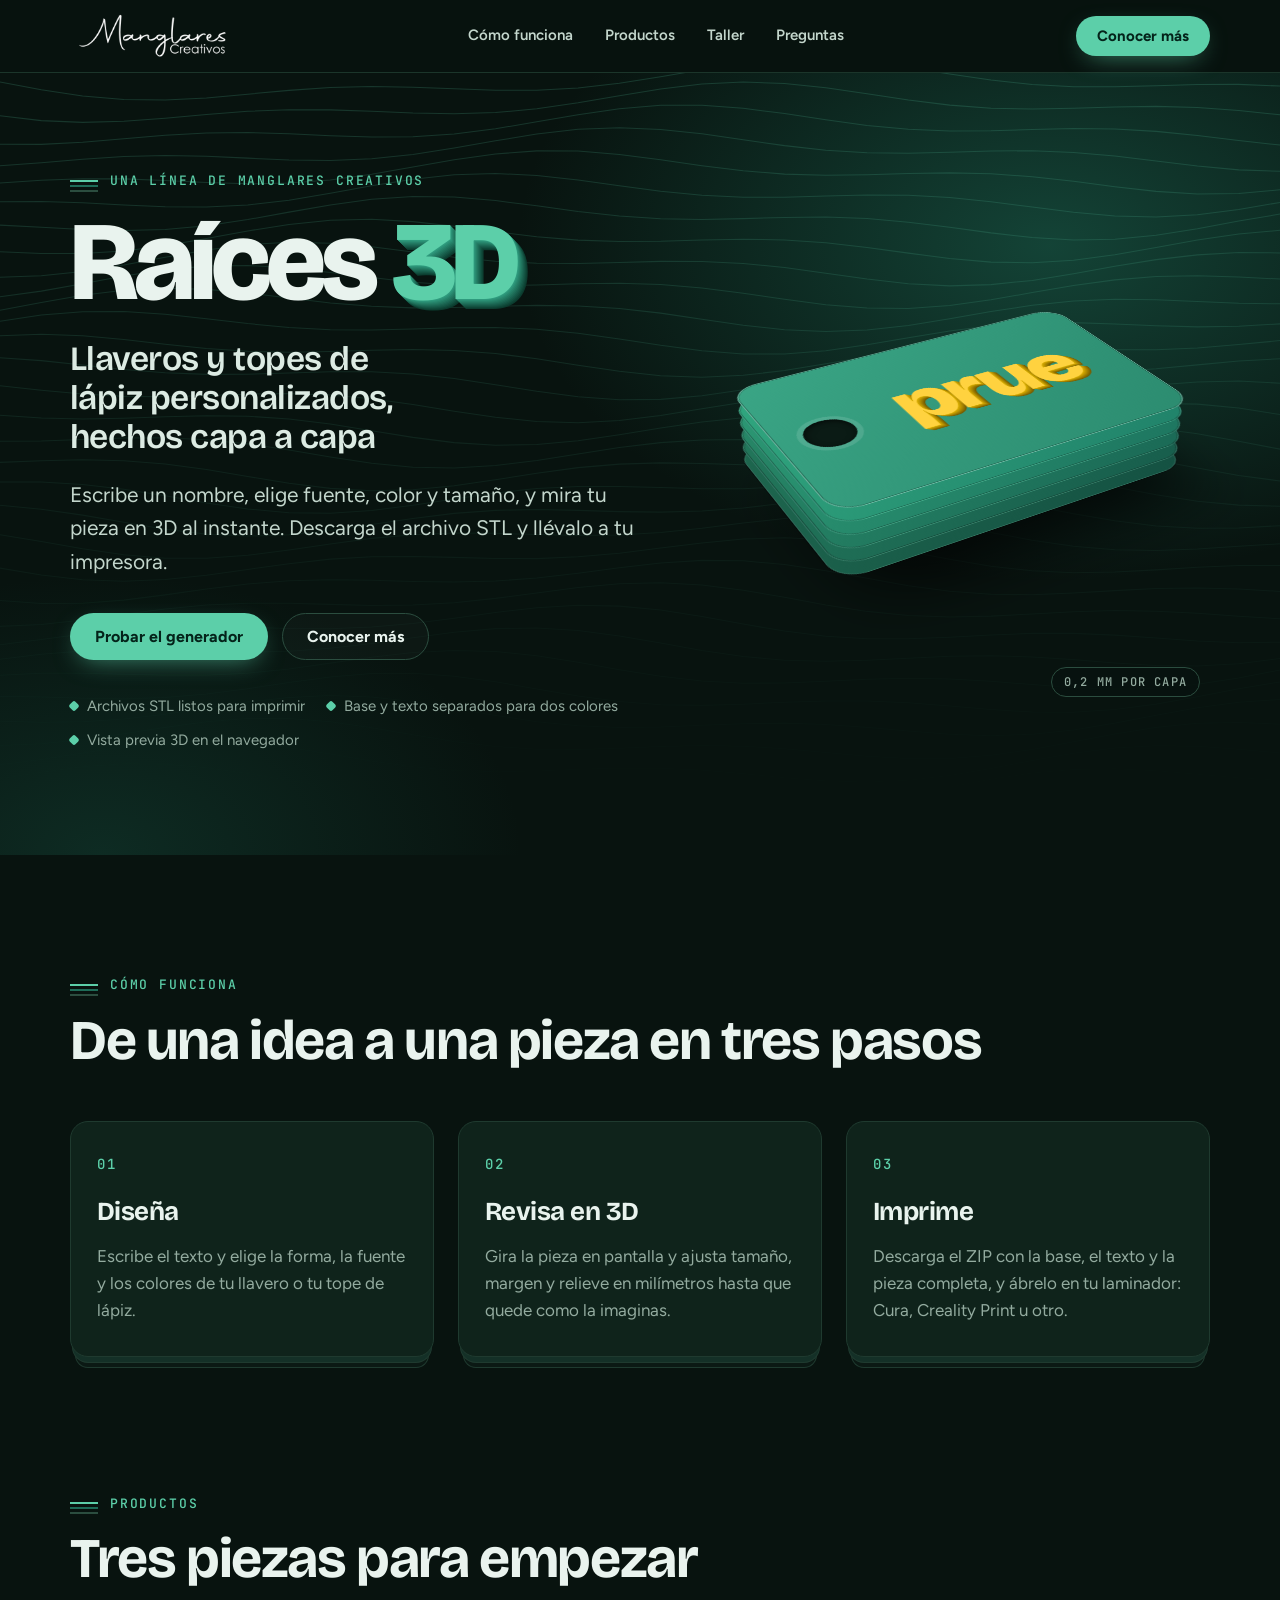
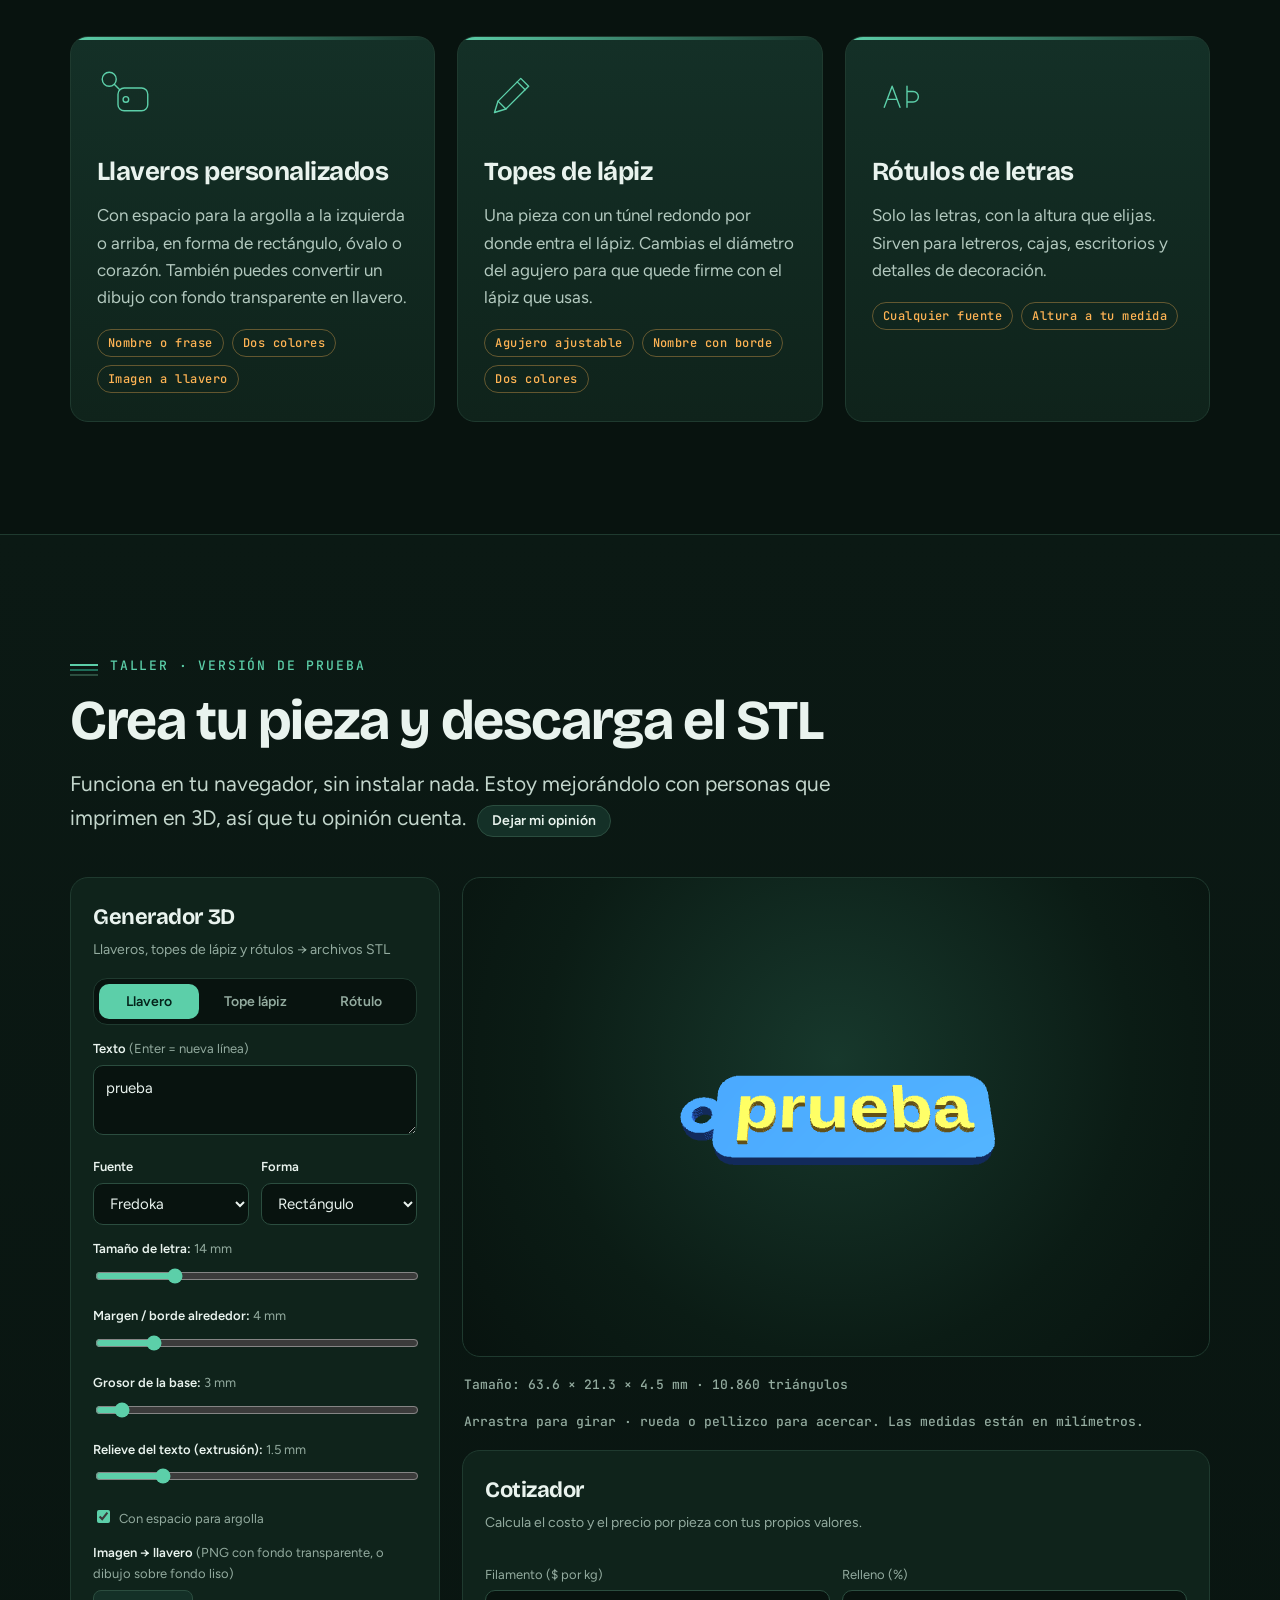
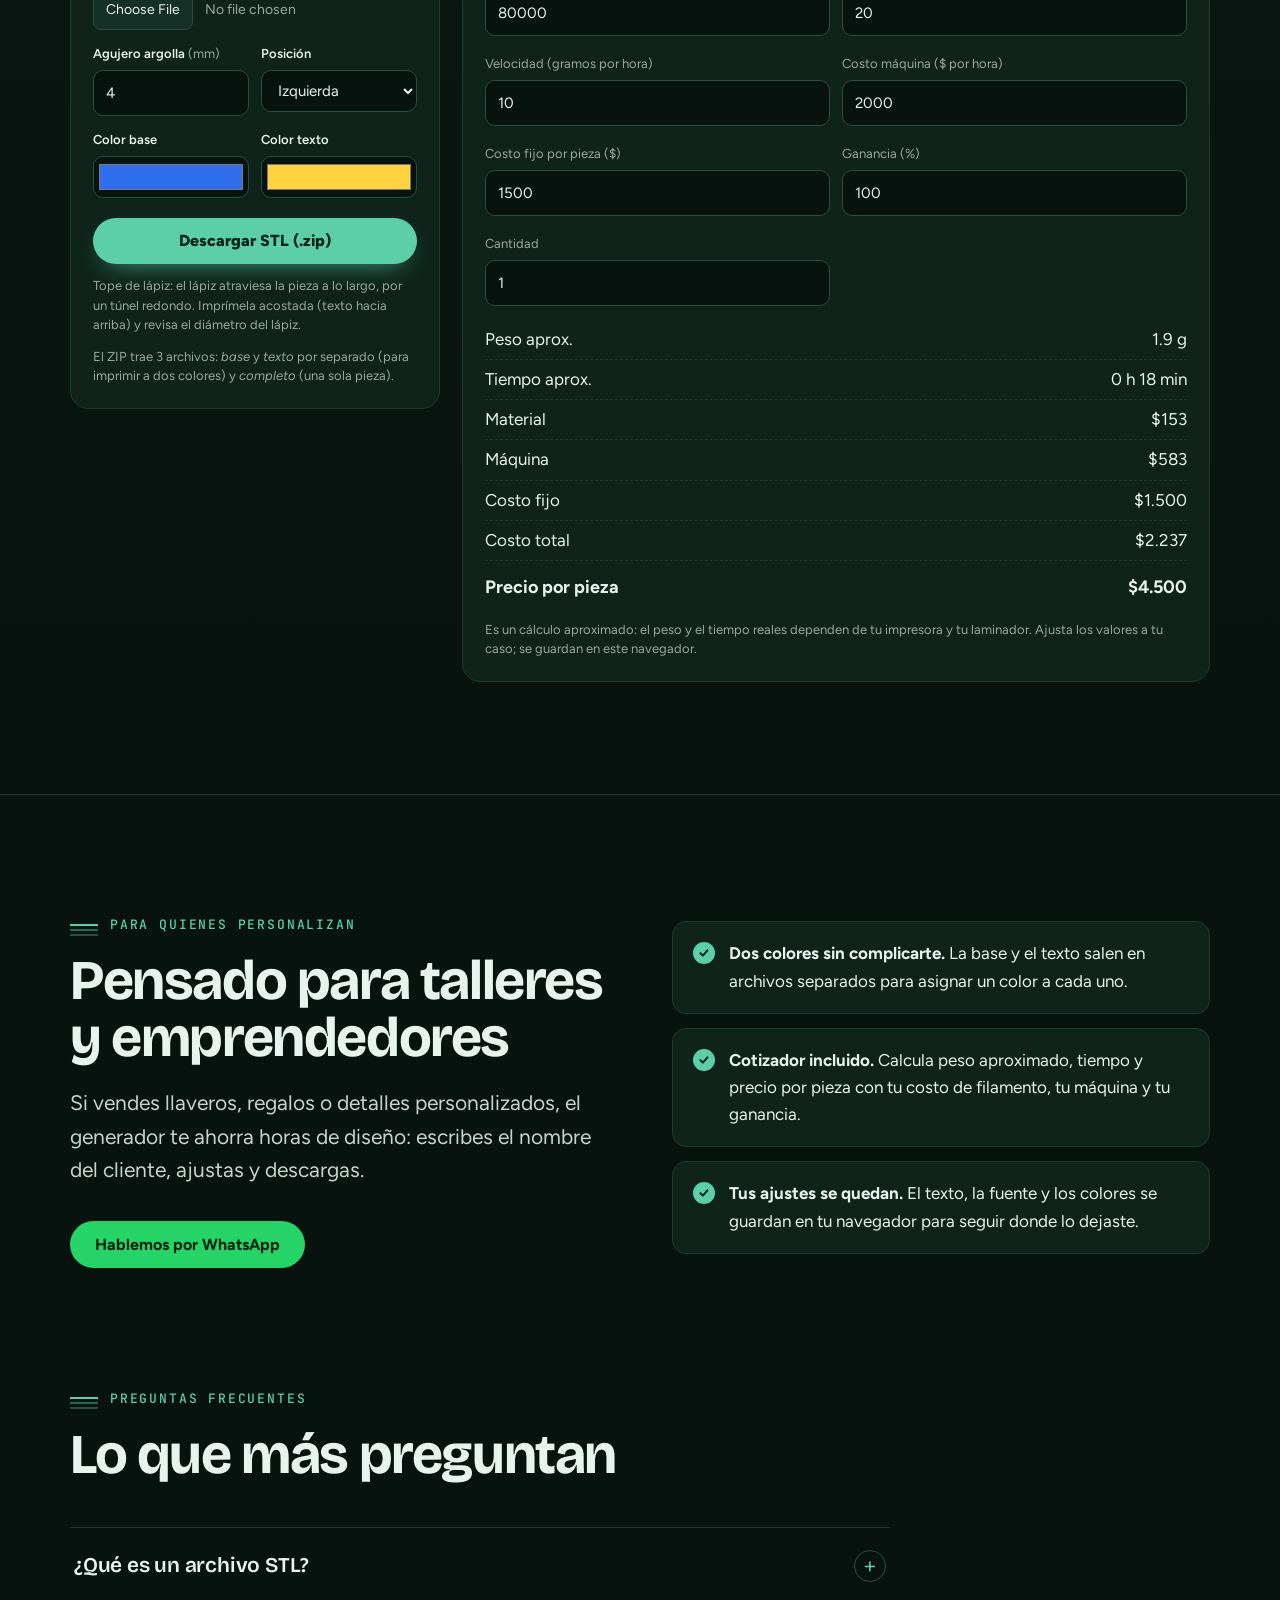
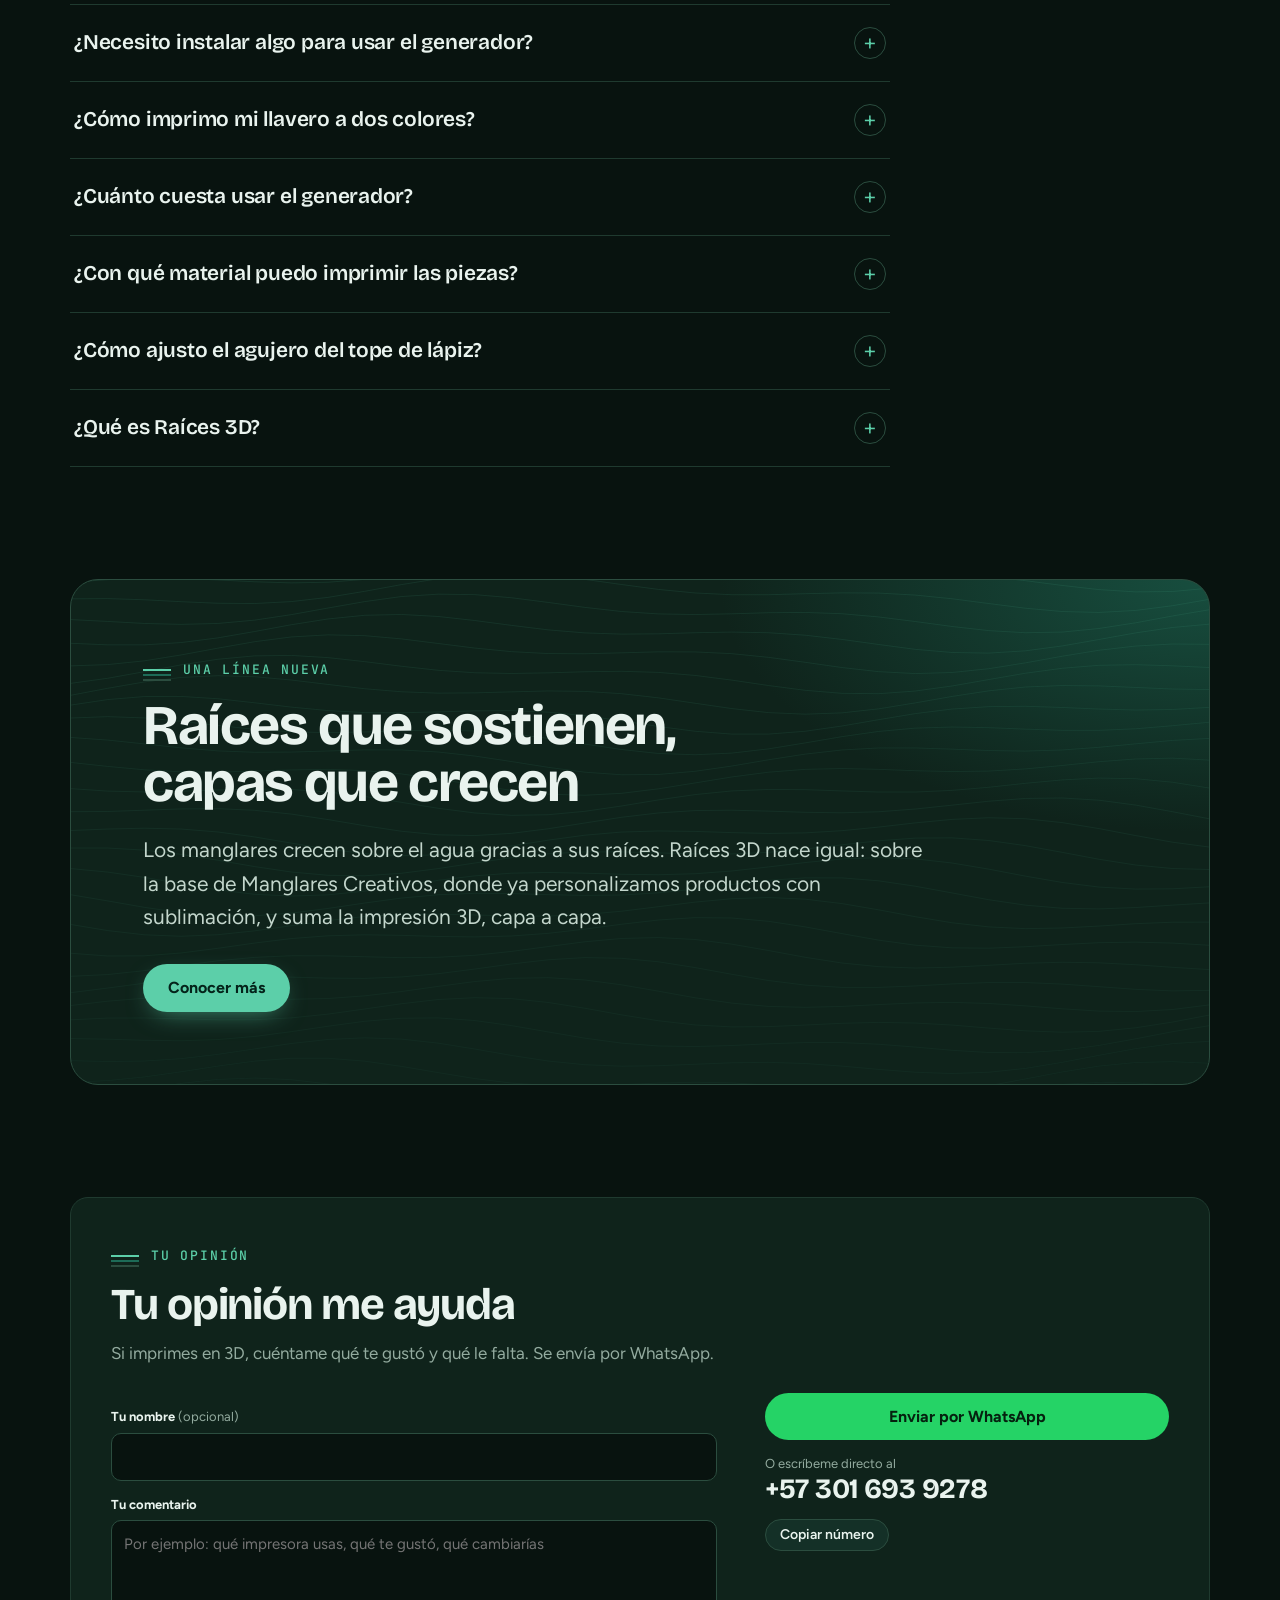
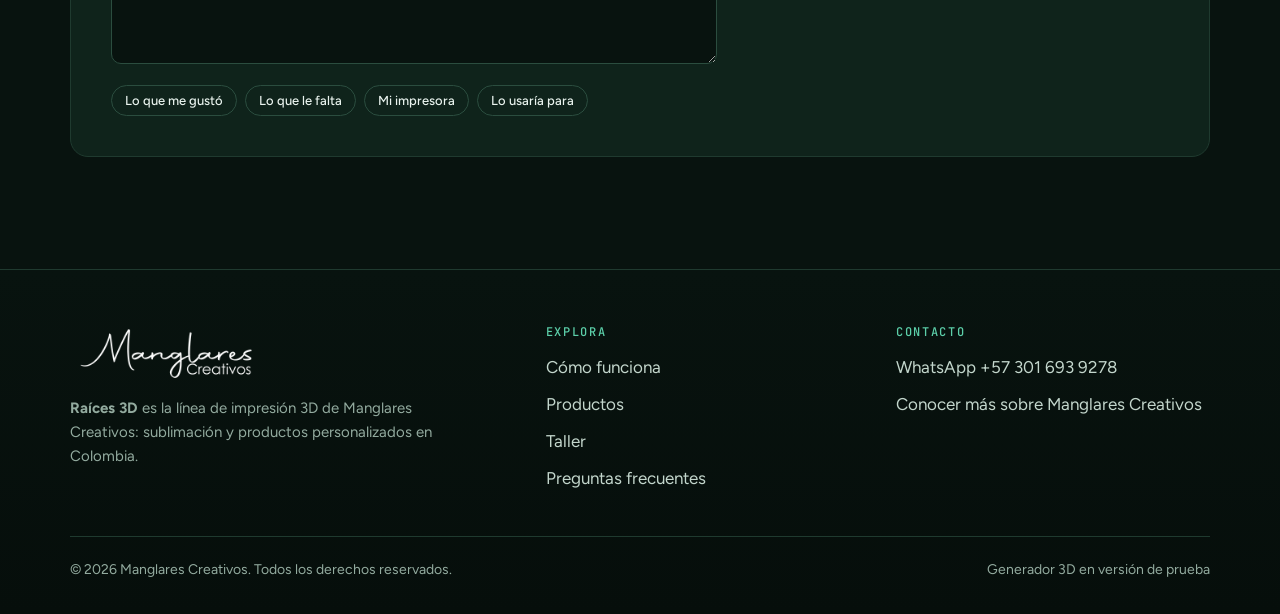
<file: index.html>
<!doctype html>
<html lang="es-CO">
<head>
<meta charset="utf-8">
<meta name="viewport" content="width=device-width, initial-scale=1, viewport-fit=cover">
<title>Raíces 3D · Llaveros y topes de lápiz personalizados en 3D</title>
<meta name="description" content="Crea llaveros y topes de lápiz personalizados en 3D: elige texto, fuente, color y tamaño y descarga el STL listo para imprimir. Una línea de Manglares Creativos.">
<link rel="canonical" href="https://raices3d.vercel.app/">
<meta name="robots" content="index, follow, max-image-preview:large, max-snippet:-1">
<meta name="author" content="Manglares Creativos">
<meta name="theme-color" content="#08130f">
<meta name="color-scheme" content="dark">
<meta name="format-detection" content="telephone=no">

<link rel="icon" href="img/favicon.svg" type="image/svg+xml">
<link rel="icon" href="img/favicon-32.png" sizes="32x32" type="image/png">
<link rel="apple-touch-icon" href="img/apple-touch-icon.png">
<link rel="manifest" href="site.webmanifest">

<meta property="og:type" content="website">
<meta property="og:locale" content="es_CO">
<meta property="og:site_name" content="Raíces 3D · Manglares Creativos">
<meta property="og:title" content="Raíces 3D · Llaveros y topes de lápiz personalizados en 3D">
<meta property="og:description" content="Elige texto, fuente, color y tamaño, mira tu pieza en 3D y descarga el STL listo para imprimir.">
<meta property="og:url" content="https://raices3d.vercel.app/">
<meta property="og:image" content="https://raices3d.vercel.app/img/og-image.jpg">
<meta property="og:image:width" content="1200">
<meta property="og:image:height" content="630">
<meta property="og:image:alt" content="Raíces 3D, una línea de Manglares Creativos: llaveros y topes de lápiz personalizados, hechos capa a capa">
<meta name="twitter:card" content="summary_large_image">
<meta name="twitter:title" content="Raíces 3D · Llaveros y topes de lápiz personalizados en 3D">
<meta name="twitter:description" content="Elige texto, fuente, color y tamaño, mira tu pieza en 3D y descarga el STL listo para imprimir.">
<meta name="twitter:image" content="https://raices3d.vercel.app/img/og-image.jpg">

<link rel="preconnect" href="https://fonts.googleapis.com">
<link rel="preconnect" href="https://fonts.gstatic.com" crossorigin>
<link rel="stylesheet" href="https://fonts.googleapis.com/css2?family=Bricolage+Grotesque:opsz,wght@12..96,500..800&family=Figtree:wght@400;500;600;700;800&family=JetBrains+Mono:wght@400;500&display=swap">
<link rel="stylesheet" href="css/styles.css">

<script type="application/ld+json">
{
  "@context": "https://schema.org",
  "@graph": [
    {
      "@type": "Organization",
      "@id": "https://manglarescreativos.vercel.app/#organization",
      "name": "Manglares Creativos",
      "url": "https://manglarescreativos.vercel.app/index.html",
      "logo": "https://raices3d.vercel.app/img/logo-negro.png",
      "description": "Taller de sublimación y productos personalizados en Colombia.",
      "areaServed": "CO",
      "contactPoint": {
        "@type": "ContactPoint",
        "telephone": "+57-301-693-9278",
        "contactType": "customer service",
        "availableLanguage": "es",
        "url": "https://wa.me/573016939278"
      }
    },
    {
      "@type": "WebSite",
      "@id": "https://raices3d.vercel.app/#website",
      "url": "https://raices3d.vercel.app/",
      "name": "Raíces 3D",
      "description": "Línea de impresión 3D de Manglares Creativos: llaveros y topes de lápiz personalizados.",
      "inLanguage": "es-CO",
      "publisher": { "@id": "https://manglarescreativos.vercel.app/#organization" }
    },
    {
      "@type": "WebApplication",
      "@id": "https://raices3d.vercel.app/#generador",
      "name": "Generador 3D de Raíces 3D",
      "url": "https://raices3d.vercel.app/#taller",
      "description": "Generador en el navegador de llaveros, topes de lápiz y rótulos personalizados. Elige texto, fuente, forma, colores y relieve, y descarga archivos STL listos para imprimir.",
      "applicationCategory": "DesignApplication",
      "operatingSystem": "Web",
      "browserRequirements": "Requiere un navegador moderno con WebGL",
      "inLanguage": "es",
      "isAccessibleForFree": true,
      "offers": { "@type": "Offer", "price": "0", "priceCurrency": "COP" },
      "creator": { "@id": "https://manglarescreativos.vercel.app/#organization" }
    },
    {
      "@type": "FAQPage",
      "mainEntity": [
        { "@type": "Question", "name": "¿Qué es un archivo STL?", "acceptedAnswer": { "@type": "Answer", "text": "Es el formato que entienden los programas de laminado, como Cura, Creality Print o PrusaSlicer, para preparar una pieza 3D. El generador lo crea por ti, en milímetros." } },
        { "@type": "Question", "name": "¿Necesito instalar algo para usar el generador?", "acceptedAnswer": { "@type": "Answer", "text": "No. Todo funciona en tu navegador, en un computador o en un celular reciente." } },
        { "@type": "Question", "name": "¿Cómo imprimo mi llavero a dos colores?", "acceptedAnswer": { "@type": "Answer", "text": "Descarga el ZIP, abre la base y el texto como piezas separadas en tu laminador y asigna un color a cada una. También incluye la pieza completa por si imprimes un solo color." } },
        { "@type": "Question", "name": "¿Cuánto cuesta usar el generador?", "acceptedAnswer": { "@type": "Answer", "text": "Mientras dure la versión de prueba puedes usarlo sin pagar. Si tienes opiniones, cuéntalas por WhatsApp." } },
        { "@type": "Question", "name": "¿Con qué material puedo imprimir las piezas?", "acceptedAnswer": { "@type": "Answer", "text": "El archivo no depende del material. Sirve para PLA, PETG y otros filamentos; revisa las temperaturas y ajustes que recomienda el fabricante de tu filamento." } },
        { "@type": "Question", "name": "¿Cómo ajusto el agujero del tope de lápiz?", "acceptedAnswer": { "@type": "Answer", "text": "En la pestaña Tope lápiz cambia el diámetro del agujero. El valor inicial es 7,8 mm. Mide tu lápiz y ajústalo para que entre con firmeza." } },
        { "@type": "Question", "name": "¿Qué es Raíces 3D?", "acceptedAnswer": { "@type": "Answer", "text": "Es la línea de impresión 3D de Manglares Creativos, un taller de sublimación y productos personalizados en Colombia." } }
      ]
    }
  ]
}
</script>
</head>
<body>
<a class="skip" href="#contenido">Saltar al contenido</a>

<header class="hdr">
  <div class="wrap">
    <a class="brand" href="index.html" aria-label="Raíces 3D, inicio"><img src="img/logo-blanco.png" alt="Manglares Creativos" width="480" height="138"></a>
    <nav class="nav" aria-label="Principal">
      <a href="#como-funciona">Cómo funciona</a>
      <a href="#productos">Productos</a>
      <a href="#taller">Taller</a>
      <a href="#preguntas">Preguntas</a>
    </nav>
    <a class="btn btn-primary" href="https://manglarescreativos.vercel.app/index.html" title="Conocer más sobre Manglares Creativos">Conocer más</a>
  </div>
</header>

<main id="contenido">

<section class="hero">
  <div class="wrap hero-grid">
    <div>
      <span class="eyebrow">Una línea de Manglares Creativos</span>
      <h1>
        <span class="h1-name">Raíces <span class="d3">3D</span></span>
        <span class="h1-sub">Llaveros y topes de lápiz personalizados, hechos capa a capa</span>
      </h1>
      <p class="lead">Escribe un nombre, elige fuente, color y tamaño, y mira tu pieza en 3D al instante. Descarga el archivo STL y llévalo a tu impresora.</p>
      <div class="cta-row">
        <a class="btn btn-primary" href="#taller">Probar el generador</a>
        <a class="btn btn-ghost" href="https://manglarescreativos.vercel.app/index.html" title="Conocer más sobre Manglares Creativos">Conocer más</a>
      </div>
      <ul class="chips-hero">
        <li>Archivos STL listos para imprimir</li>
        <li>Base y texto separados para dos colores</li>
        <li>Vista previa 3D en el navegador</li>
      </ul>
    </div>
    <div class="scene" aria-hidden="true">
      <div class="stack"><i style="--n:0"></i><i style="--n:1"></i><i style="--n:2"></i><i style="--n:3"></i><i style="--n:4"></i><i style="--n:5"></i><b>prue</b></div>
      <span class="scene-tag">0,2 mm por capa</span>
    </div>
  </div>
</section>

<section class="section" id="como-funciona">
  <div class="wrap">
    <span class="eyebrow">Cómo funciona</span>
    <h2 class="h2">De una idea a una pieza en tres pasos</h2>
    <ol class="steps">
      <li><span class="step-n">01</span><h3>Diseña</h3><p>Escribe el texto y elige la forma, la fuente y los colores de tu llavero o tu tope de lápiz.</p></li>
      <li><span class="step-n">02</span><h3>Revisa en 3D</h3><p>Gira la pieza en pantalla y ajusta tamaño, margen y relieve en milímetros hasta que quede como la imaginas.</p></li>
      <li><span class="step-n">03</span><h3>Imprime</h3><p>Descarga el ZIP con la base, el texto y la pieza completa, y ábrelo en tu laminador: Cura, Creality Print u otro.</p></li>
    </ol>
  </div>
</section>

<section class="section" id="productos" style="padding-top:0">
  <div class="wrap">
    <span class="eyebrow">Productos</span>
    <h2 class="h2">Tres piezas para empezar</h2>
    <div class="prod-grid">
      <article class="prod">
        <svg viewBox="0 0 64 64" aria-hidden="true"><circle cx="14" cy="14" r="8"/><path d="M20 20l6 6"/><rect x="24" y="24" width="34" height="26" rx="7"/><circle cx="33" cy="37" r="3.2"/></svg>
        <h3>Llaveros personalizados</h3>
        <p>Con espacio para la argolla a la izquierda o arriba, en forma de rectángulo, óvalo o corazón. También puedes convertir un dibujo con fondo transparente en llavero.</p>
        <ul class="tags"><li>Nombre o frase</li><li>Dos colores</li><li>Imagen a llavero</li></ul>
      </article>
      <article class="prod">
        <svg viewBox="0 0 64 64" aria-hidden="true"><path d="M12 52l4-13 26-26 9 9-26 26z"/><path d="M38 17l9 9"/><path d="M16 39l9 9"/></svg>
        <h3>Topes de lápiz</h3>
        <p>Una pieza con un túnel redondo por donde entra el lápiz. Cambias el diámetro del agujero para que quede firme con el lápiz que usas.</p>
        <ul class="tags"><li>Agujero ajustable</li><li>Nombre con borde</li><li>Dos colores</li></ul>
      </article>
      <article class="prod">
        <svg viewBox="0 0 64 64" aria-hidden="true"><path d="M14 46l9-24 9 24M17.5 37h11"/><path d="M40 46V22M40 28h7a6 6 0 0 1 0 12h-7"/></svg>
        <h3>Rótulos de letras</h3>
        <p>Solo las letras, con la altura que elijas. Sirven para letreros, cajas, escritorios y detalles de decoración.</p>
        <ul class="tags"><li>Cualquier fuente</li><li>Altura a tu medida</li></ul>
      </article>
    </div>
  </div>
</section>

<section class="section taller" id="taller">
  <div class="wrap">
    <span class="eyebrow">Taller · versión de prueba</span>
    <h2 class="h2">Crea tu pieza y descarga el STL</h2>
    <p class="lead" style="margin-top:18px">Funciona en tu navegador, sin instalar nada. Estoy mejorándolo con personas que imprimen en 3D, así que tu opinión cuenta. <button class="mini" id="goFb" type="button" style="margin:0 0 0 6px">Dejar mi opinión</button></p>
    <noscript><p class="note">El generador necesita JavaScript activado en tu navegador.</p></noscript>

    <div class="taller-grid">
      <div class="panel">
        <h3>Generador 3D</h3>
        <p class="sub">Llaveros, topes de lápiz y rótulos → archivos STL</p>
        <div class="seg" id="tipo" role="group" aria-label="Tipo de pieza"><button type="button" data-v="llavero" class="on">Llavero</button><button type="button" data-v="tope">Tope lápiz</button><button type="button" data-v="rotulo">Rótulo</button></div>
        <label for="texto"><b>Texto</b> (Enter = nueva línea)</label>
        <textarea id="texto" rows="2">prueba</textarea>
        <div class="row">
          <div><label for="fuente"><b>Fuente</b></label><select id="fuente"></select></div>
          <div><label for="forma"><b>Forma</b></label><select id="forma"><option value="rect">Rectángulo</option><option value="ovalo">Óvalo</option><option value="corazon">Corazón</option></select></div>
        </div>
        <label for="size"><b>Tamaño de letra:</b> <span id="v_size">14</span> mm</label>
        <input type="range" id="size" min="6" max="40" step="1" value="14">
        <div id="g_pad"><label for="pad"><b>Margen / borde alrededor:</b> <span id="v_pad">4</span> mm</label>
        <input type="range" id="pad" min="2" max="14" step="0.5" value="4"></div>
        <label for="th"><b id="lbl_th">Grosor de la base:</b> <span id="v_th">3</span> mm</label>
        <input type="range" id="th" min="1.2" max="30" step="0.2" value="3">
        <div id="g_rel"><label for="rel"><b>Relieve del texto (extrusión):</b> <span id="v_rel">1.5</span> mm</label>
        <input type="range" id="rel" min="0.4" max="6" step="0.1" value="1.5"></div>
        <div id="g_llavero">
          <label><input type="checkbox" id="arg" checked> Con espacio para argolla</label>
          <label for="img"><b>Imagen → llavero</b> (PNG con fondo transparente, o dibujo sobre fondo liso)</label>
          <input type="file" id="img" accept="image/*">
          <div id="g_img" class="hide">
            <label for="iw"><b>Ancho:</b> <span id="v_iw">40</span> mm</label><input type="range" id="iw" min="15" max="100" step="1" value="40">
            <label for="ut"><b>Detalle en relieve (umbral):</b> <span id="v_ut">110</span></label><input type="range" id="ut" min="20" max="235" step="5" value="110">
            <label><input type="checkbox" id="inv"> Invertir (resaltar zonas claras)</label>
            <button type="button" class="mini" id="noimg">Quitar imagen</button>
          </div>
          <div class="row">
            <div><label for="hk"><b>Agujero argolla</b> (mm)</label><input type="number" id="hk" value="4" min="2" max="10" step="0.5"></div>
            <div><label for="rpos"><b>Posición</b></label><select id="rpos"><option value="izq">Izquierda</option><option value="arr">Arriba</option></select></div>
          </div>
        </div>
        <div id="g_tope" class="hide">
          <div class="row">
            <div><label for="hp"><b>Agujero lápiz</b> (mm)</label><input type="number" id="hp" value="7.8" min="5" max="14" step="0.1"></div>
          </div>
        </div>
        <div class="row">
          <div><label for="c1"><b>Color base</b></label><input type="color" id="c1" value="#2f6fed"></div>
          <div><label for="c2"><b>Color texto</b></label><input type="color" id="c2" value="#ffd23f"></div>
        </div>
        <button type="button" class="dl" id="dl" disabled>Descargar STL (.zip)</button>
        <p class="note">Tope de lápiz: el lápiz atraviesa la pieza a lo largo, por un túnel redondo. Imprímela acostada (texto hacia arriba) y revisa el diámetro del lápiz.</p>
        <p class="note">El ZIP trae 3 archivos: <i>base</i> y <i>texto</i> por separado (para imprimir a dos colores) y <i>completo</i> (una sola pieza).</p>
      </div>

      <div class="taller-right">
        <canvas id="view" role="img" aria-label="Vista previa 3D de tu pieza. Arrastra para girarla."></canvas>
        <div class="info" id="info" aria-live="polite">Cargando el taller…</div>
        <div class="info">Arrastra para girar · rueda o pellizco para acercar. Las medidas están en milímetros.</div>
        <div class="panel">
          <h3>Cotizador</h3>
          <p class="sub">Calcula el costo y el precio por pieza con tus propios valores.</p>
          <div class="row">
            <div><label for="q_kg">Filamento ($ por kg)</label><input type="number" id="q_kg" value="80000" min="0"></div>
            <div><label for="q_inf">Relleno (%)</label><input type="number" id="q_inf" value="20" min="0" max="100"></div>
            <div><label for="q_gh">Velocidad (gramos por hora)</label><input type="number" id="q_gh" value="10" min="1" step="0.5"></div>
            <div><label for="q_mh">Costo máquina ($ por hora)</label><input type="number" id="q_mh" value="2000" min="0"></div>
            <div><label for="q_fix">Costo fijo por pieza ($)</label><input type="number" id="q_fix" value="1500" min="0"></div>
            <div><label for="q_mg">Ganancia (%)</label><input type="number" id="q_mg" value="100" min="0"></div>
            <div><label for="q_qty">Cantidad</label><input type="number" id="q_qty" value="1" min="1"></div>
          </div>
          <div id="q_out" style="margin-top:14px"></div>
          <p class="note">Es un cálculo aproximado: el peso y el tiempo reales dependen de tu impresora y tu laminador. Ajusta los valores a tu caso; se guardan en este navegador.</p>
        </div>
      </div>
    </div>
  </div>
</section>

<section class="section" id="talleres">
  <div class="wrap split">
    <div>
      <span class="eyebrow">Para quienes personalizan</span>
      <h2 class="h2">Pensado para talleres y emprendedores</h2>
      <p class="lead" style="margin-top:20px">Si vendes llaveros, regalos o detalles personalizados, el generador te ahorra horas de diseño: escribes el nombre del cliente, ajustas y descargas.</p>
      <div class="cta-row">
        <a class="btn btn-wa" id="wa-talleres" href="https://wa.me/573016939278?text=Hola%2C%20quiero%20saber%20m%C3%A1s%20sobre%20Ra%C3%ADces%203D." target="_blank" rel="noopener">Hablemos por WhatsApp</a>
      </div>
    </div>
    <ul class="ticks">
      <li><span><b>Dos colores sin complicarte.</b> La base y el texto salen en archivos separados para asignar un color a cada uno.</span></li>
      <li><span><b>Cotizador incluido.</b> Calcula peso aproximado, tiempo y precio por pieza con tu costo de filamento, tu máquina y tu ganancia.</span></li>
      <li><span><b>Tus ajustes se quedan.</b> El texto, la fuente y los colores se guardan en tu navegador para seguir donde lo dejaste.</span></li>
    </ul>
  </div>
</section>

<section class="section" id="preguntas" style="padding-top:0">
  <div class="wrap">
    <span class="eyebrow">Preguntas frecuentes</span>
    <h2 class="h2">Lo que más preguntan</h2>
    <div class="faq">
      <details><summary>¿Qué es un archivo STL?</summary><div class="ans">Es el formato que entienden los programas de laminado, como Cura, Creality Print o PrusaSlicer, para preparar una pieza 3D. El generador lo crea por ti, en milímetros.</div></details>
      <details><summary>¿Necesito instalar algo para usar el generador?</summary><div class="ans">No. Todo funciona en tu navegador, en un computador o en un celular reciente.</div></details>
      <details><summary>¿Cómo imprimo mi llavero a dos colores?</summary><div class="ans">Descarga el ZIP, abre la base y el texto como piezas separadas en tu laminador y asigna un color a cada una. También incluye la pieza completa por si imprimes un solo color.</div></details>
      <details><summary>¿Cuánto cuesta usar el generador?</summary><div class="ans">Mientras dure la versión de prueba puedes usarlo sin pagar. Si tienes opiniones, cuéntalas por WhatsApp.</div></details>
      <details><summary>¿Con qué material puedo imprimir las piezas?</summary><div class="ans">El archivo no depende del material. Sirve para PLA, PETG y otros filamentos; revisa las temperaturas y ajustes que recomienda el fabricante de tu filamento.</div></details>
      <details><summary>¿Cómo ajusto el agujero del tope de lápiz?</summary><div class="ans">En la pestaña Tope lápiz cambia el diámetro del agujero. El valor inicial es 7,8 mm. Mide tu lápiz y ajústalo para que entre con firmeza.</div></details>
      <details><summary>¿Qué es Raíces 3D?</summary><div class="ans">Es la línea de impresión 3D de Manglares Creativos, un taller de sublimación y productos personalizados en Colombia.</div></details>
    </div>
  </div>
</section>

<section class="section" id="nosotros" style="padding-top:0">
  <div class="wrap">
    <div class="about">
      <span class="eyebrow">Una línea nueva</span>
      <h2 class="h2">Raíces que sostienen, capas que crecen</h2>
      <p class="lead">Los manglares crecen sobre el agua gracias a sus raíces. Raíces 3D nace igual: sobre la base de Manglares Creativos, donde ya personalizamos productos con sublimación, y suma la impresión 3D, capa a capa.</p>
      <div class="cta-row">
        <a class="btn btn-primary" href="https://manglarescreativos.vercel.app/index.html" title="Conocer más sobre Manglares Creativos">Conocer más</a>
      </div>
    </div>
  </div>
</section>

<section class="section" id="opinion" style="padding-top:0">
  <div class="wrap">
    <div class="panel">
      <span class="eyebrow">Tu opinión</span>
      <h2 class="h2" style="font-size:clamp(28px,4vw,44px)">Tu opinión me ayuda</h2>
      <p class="muted" style="margin-top:12px">Si imprimes en 3D, cuéntame qué te gustó y qué le falta. Se envía por WhatsApp.</p>
      <div class="fbgrid">
        <div>
          <label for="fb_nom"><b>Tu nombre</b> (opcional)</label>
          <input type="text" id="fb_nom" autocomplete="name">
          <label for="fb_txt"><b>Tu comentario</b></label>
          <textarea id="fb_txt" rows="5" placeholder="Por ejemplo: qué impresora usas, qué te gustó, qué cambiarías"></textarea>
          <div class="chips"><button type="button" data-t="Lo que me gustó:">Lo que me gustó</button><button type="button" data-t="Lo que le falta:">Lo que le falta</button><button type="button" data-t="Mi impresora es:">Mi impresora</button><button type="button" data-t="Lo usaría para:">Lo usaría para</button></div>
        </div>
        <div class="fbcta">
          <a class="btn btn-wa" id="fb_send" href="https://wa.me/573016939278?text=Hola%2C%20prob%C3%A9%20Ra%C3%ADces%203D%2C%20el%20generador%20de%20llaveros%20y%20topes%20de%20Manglares%20Creativos." target="_blank" rel="noopener">Enviar por WhatsApp</a>
          <div><div class="note" style="margin:0">O escríbeme directo al</div><div class="phone" id="ph">+57 301 693 9278</div></div>
          <button class="mini" id="cp" type="button" style="margin:0;justify-self:start">Copiar número</button>
        </div>
      </div>
    </div>
  </div>
</section>

</main>

<footer class="ftr">
  <div class="wrap">
    <div class="ftr-grid">
      <div>
        <a class="brand" href="index.html" aria-label="Raíces 3D, inicio"><img src="img/logo-blanco.png" alt="Manglares Creativos" width="480" height="138" loading="lazy"></a>
        <p><b>Raíces 3D</b> es la línea de impresión 3D de Manglares Creativos: sublimación y productos personalizados en Colombia.</p>
      </div>
      <nav aria-label="Pie de página">
        <h2>Explora</h2>
        <ul>
          <li><a href="#como-funciona">Cómo funciona</a></li>
          <li><a href="#productos">Productos</a></li>
          <li><a href="#taller">Taller</a></li>
          <li><a href="#preguntas">Preguntas frecuentes</a></li>
        </ul>
      </nav>
      <div>
        <h2>Contacto</h2>
        <ul>
          <li><a href="https://wa.me/573016939278" target="_blank" rel="noopener">WhatsApp +57 301 693 9278</a></li>
          <li><a href="https://manglarescreativos.vercel.app/index.html" title="Conocer más sobre Manglares Creativos">Conocer más sobre Manglares Creativos</a></li>
        </ul>
      </div>
    </div>
    <div class="ftr-bottom">
      <span>© 2026 Manglares Creativos. Todos los derechos reservados.</span>
      <span>Generador 3D en versión de prueba</span>
    </div>
  </div>
</footer>

<script src="js/site.js" defer></script>
</body>
</html>
</file>
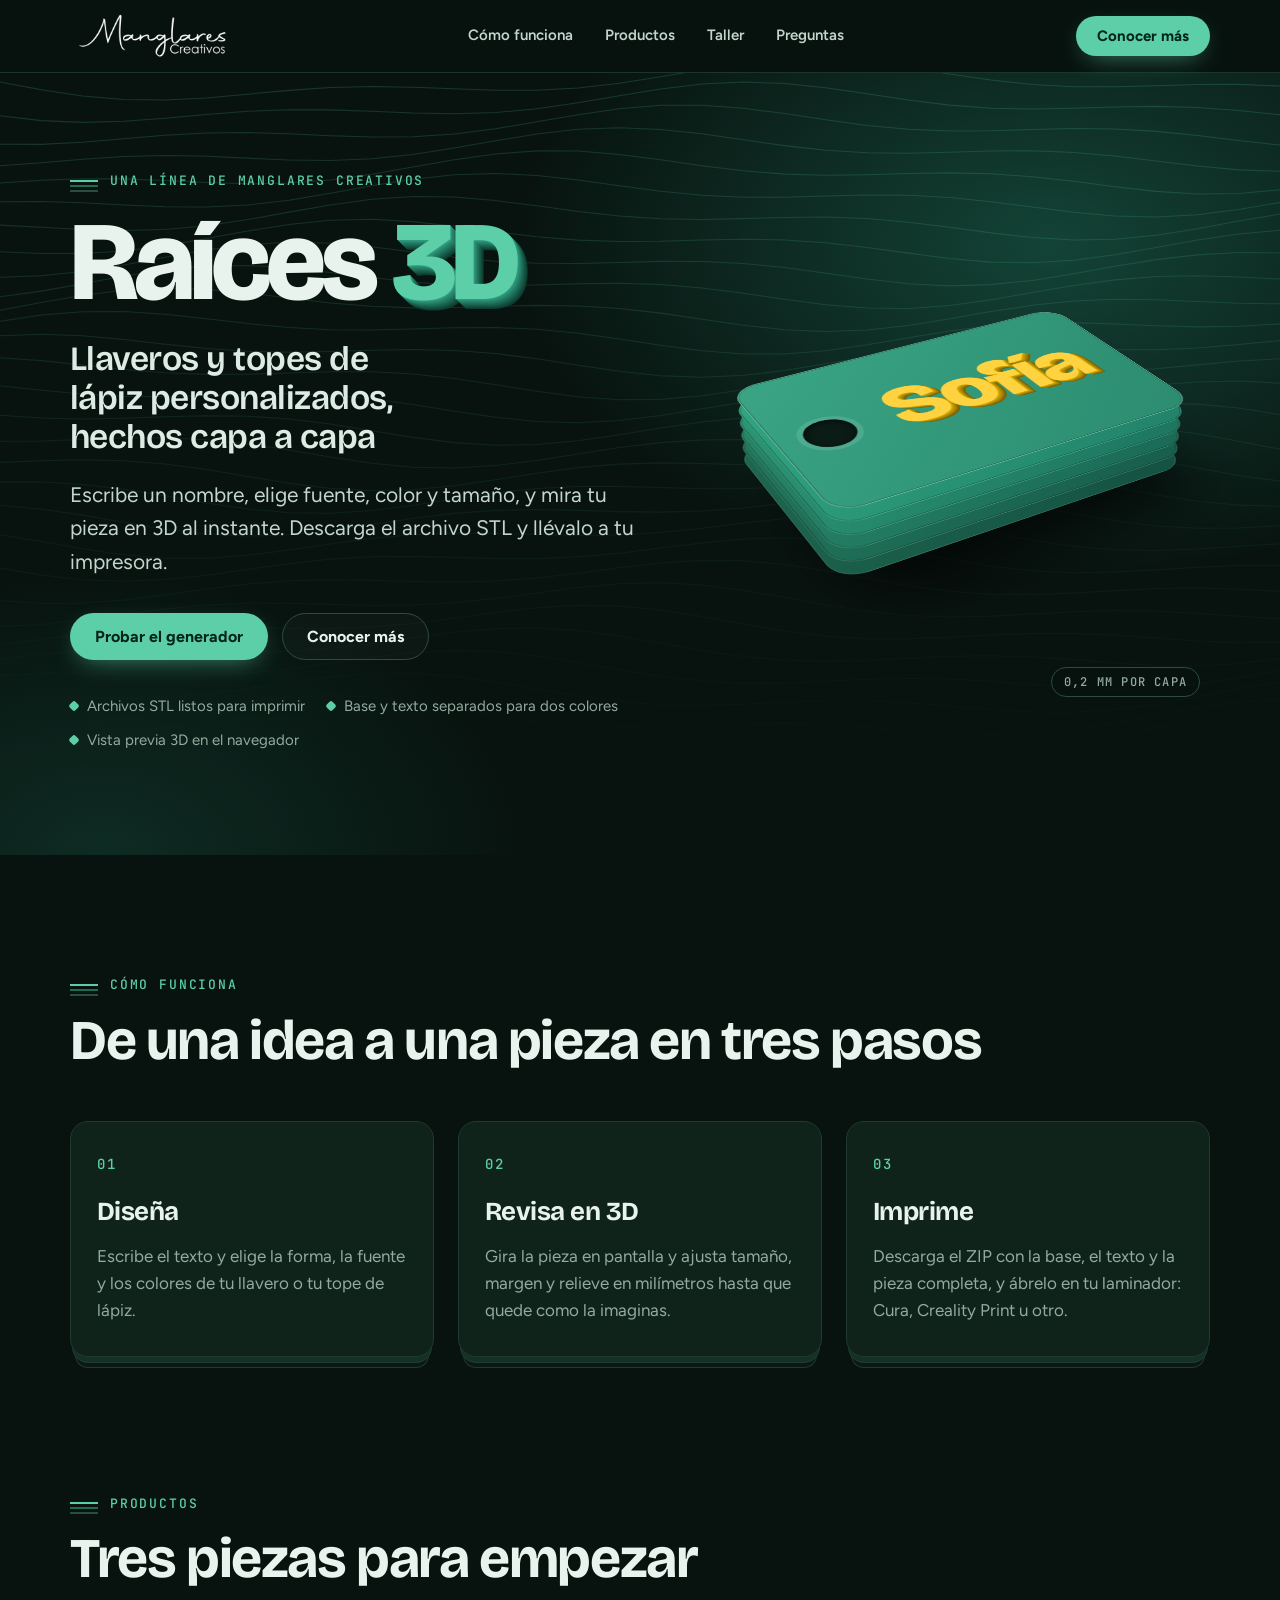
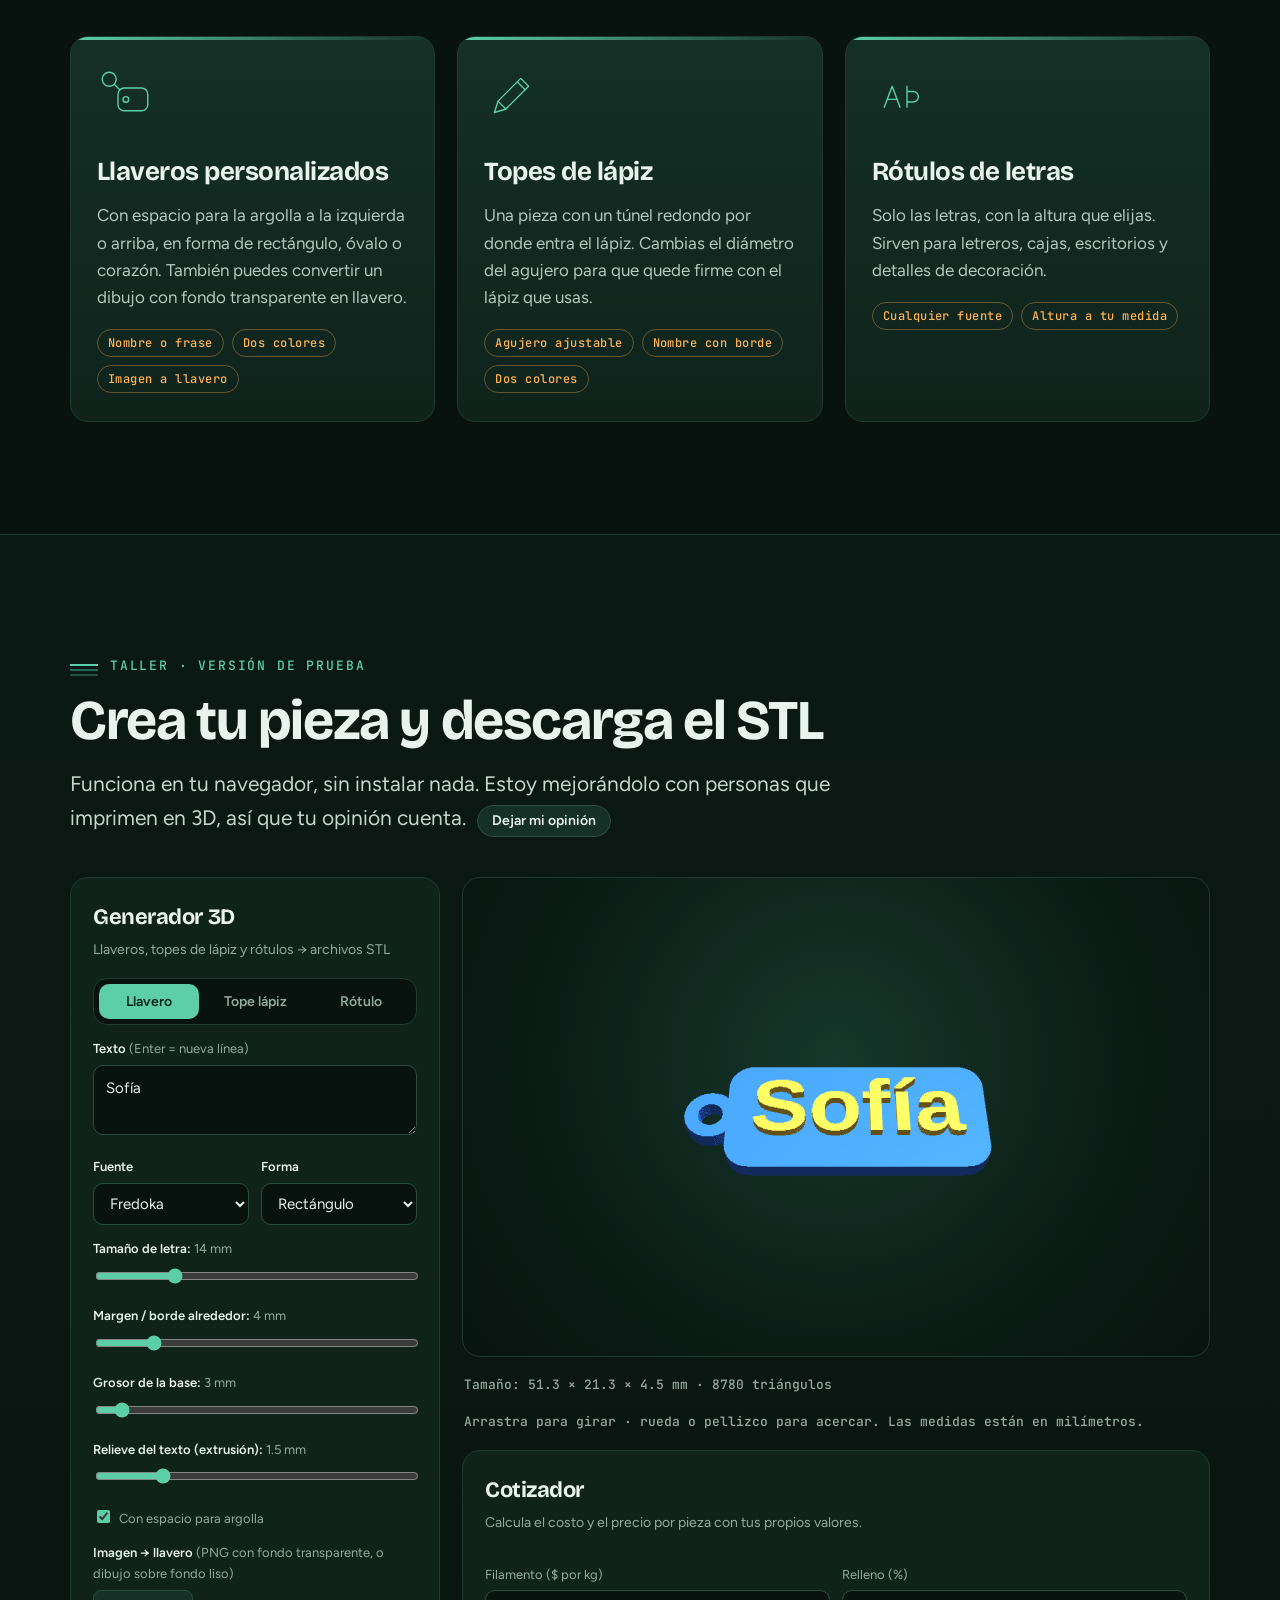
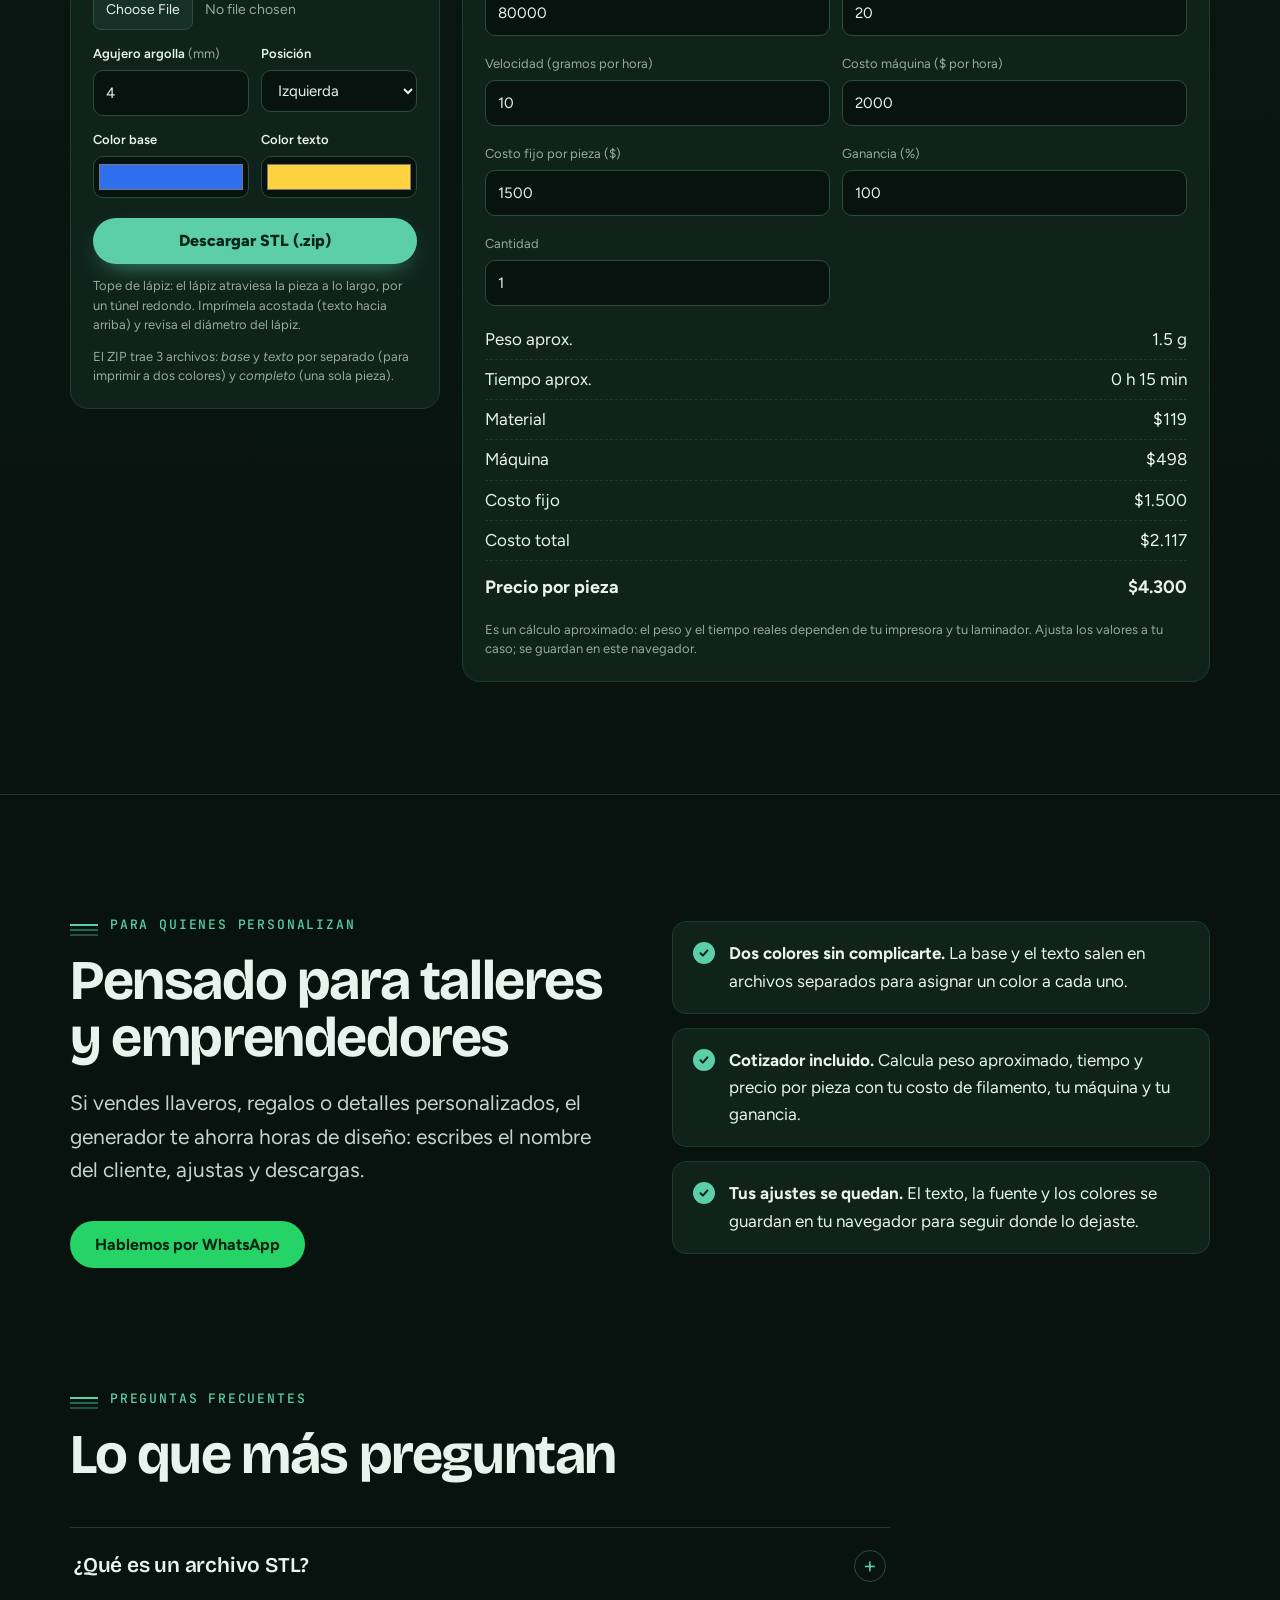
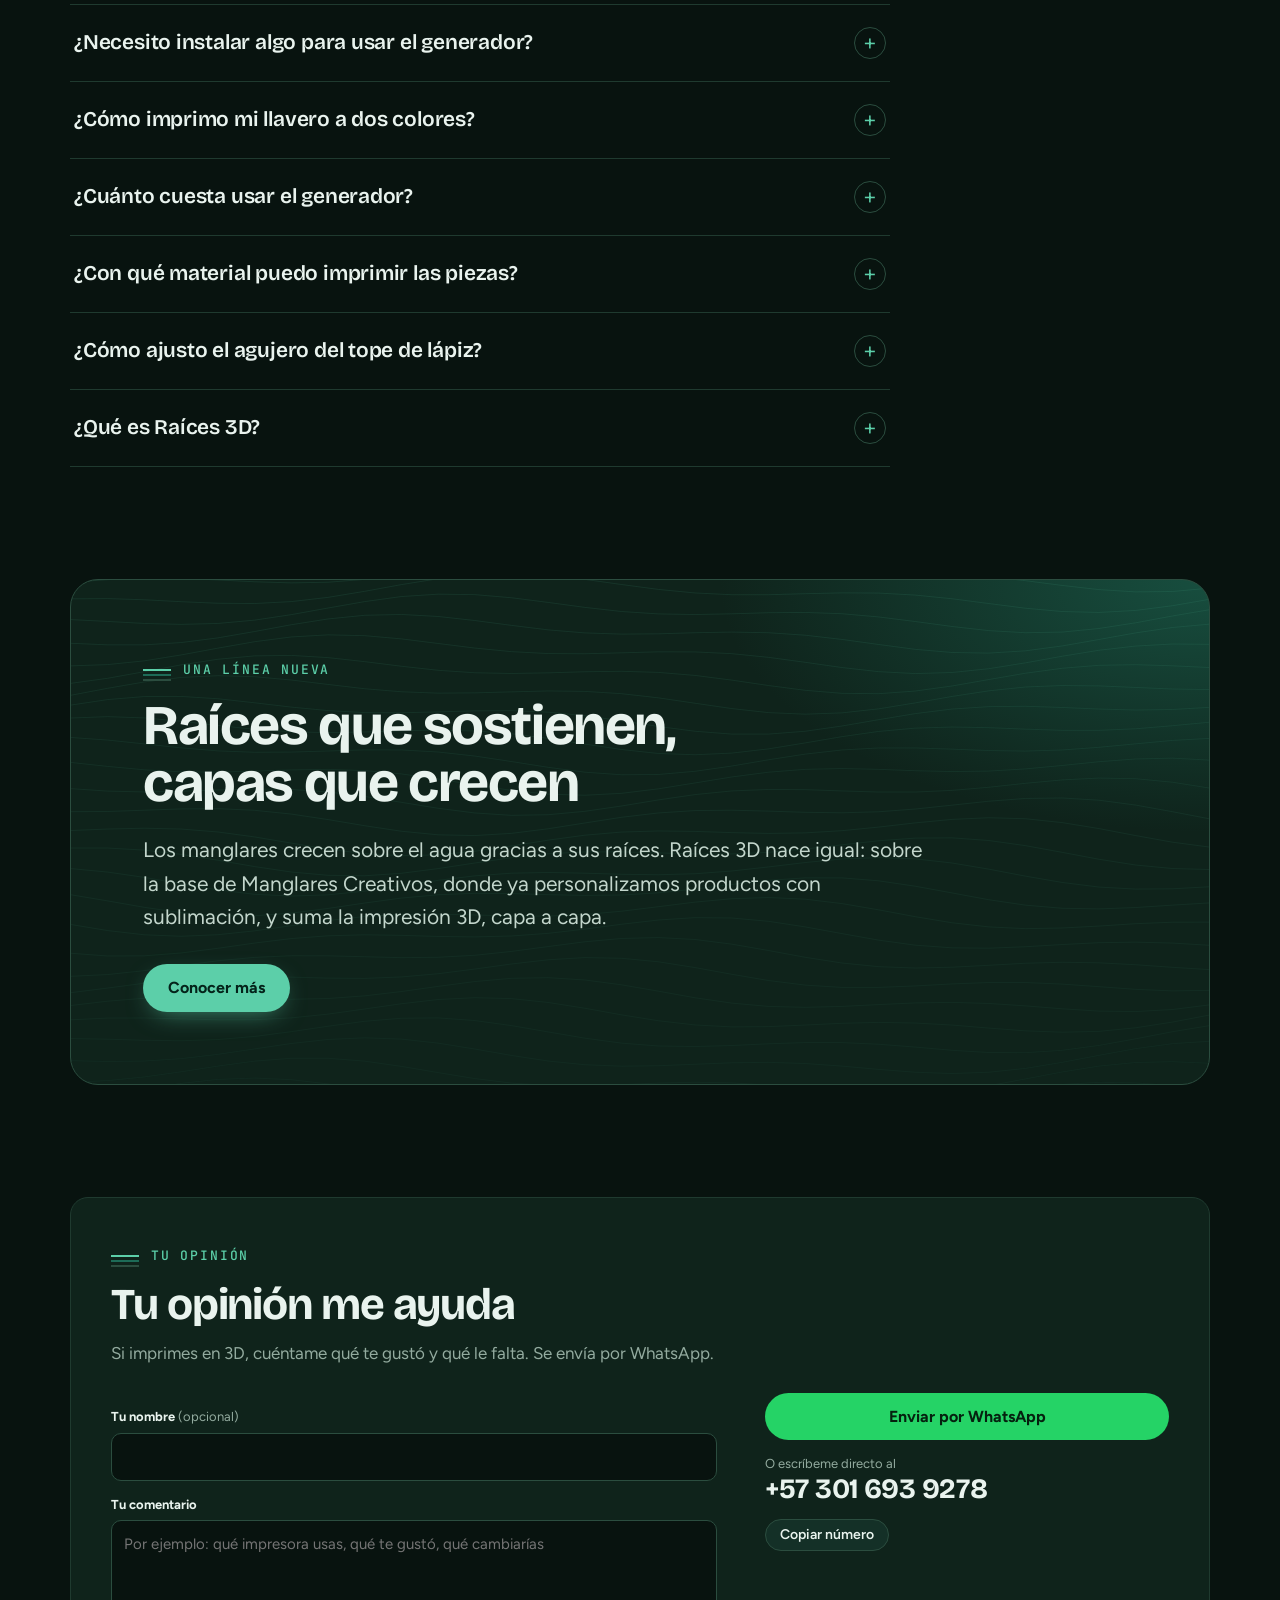
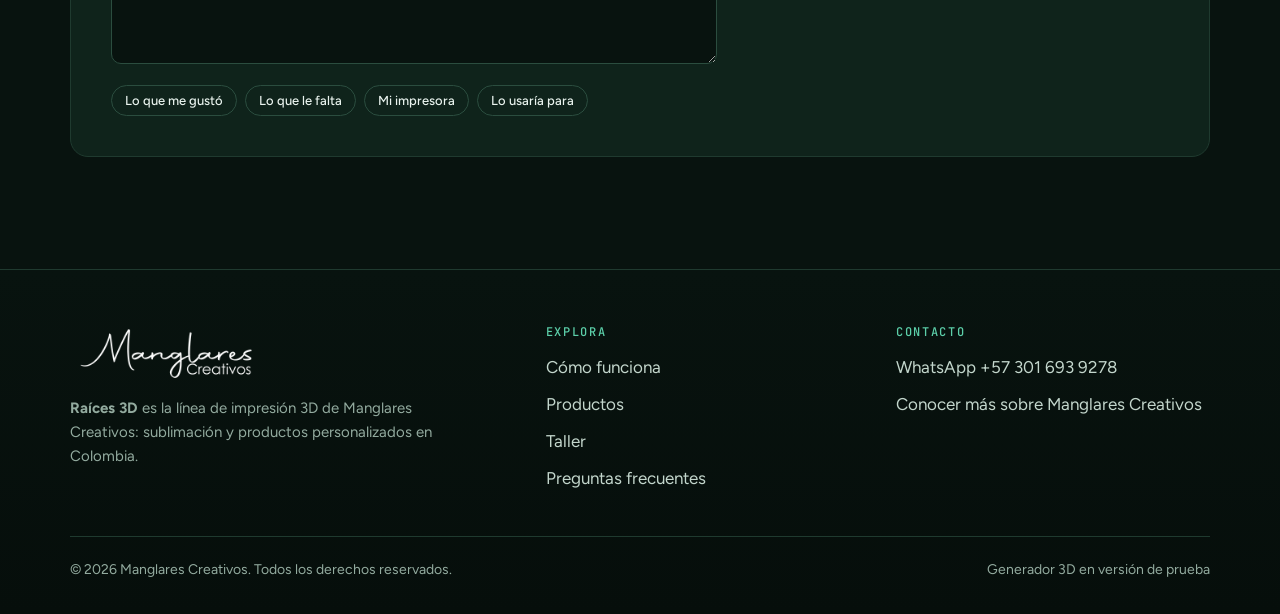
<file: raices3d/index.html>
<!doctype html>
<html lang="es-CO">
<head>
<meta charset="utf-8">
<meta name="viewport" content="width=device-width, initial-scale=1, viewport-fit=cover">
<title>Raíces 3D · Llaveros y topes de lápiz personalizados en 3D</title>
<meta name="description" content="Crea llaveros y topes de lápiz personalizados en 3D: elige texto, fuente, color y tamaño y descarga el STL listo para imprimir. Una línea de Manglares Creativos.">
<link rel="canonical" href="https://raices3d.vercel.app/">
<meta name="robots" content="index, follow, max-image-preview:large, max-snippet:-1">
<meta name="author" content="Manglares Creativos">
<meta name="theme-color" content="#08130f">
<meta name="color-scheme" content="dark">
<meta name="format-detection" content="telephone=no">

<link rel="icon" href="img/favicon.svg" type="image/svg+xml">
<link rel="icon" href="img/favicon-32.png" sizes="32x32" type="image/png">
<link rel="apple-touch-icon" href="img/apple-touch-icon.png">
<link rel="manifest" href="site.webmanifest">

<meta property="og:type" content="website">
<meta property="og:locale" content="es_CO">
<meta property="og:site_name" content="Raíces 3D · Manglares Creativos">
<meta property="og:title" content="Raíces 3D · Llaveros y topes de lápiz personalizados en 3D">
<meta property="og:description" content="Elige texto, fuente, color y tamaño, mira tu pieza en 3D y descarga el STL listo para imprimir.">
<meta property="og:url" content="https://raices3d.vercel.app/">
<meta property="og:image" content="https://raices3d.vercel.app/img/og-image.jpg">
<meta property="og:image:width" content="1200">
<meta property="og:image:height" content="630">
<meta property="og:image:alt" content="Raíces 3D, una línea de Manglares Creativos: llaveros y topes de lápiz personalizados, hechos capa a capa">
<meta name="twitter:card" content="summary_large_image">
<meta name="twitter:title" content="Raíces 3D · Llaveros y topes de lápiz personalizados en 3D">
<meta name="twitter:description" content="Elige texto, fuente, color y tamaño, mira tu pieza en 3D y descarga el STL listo para imprimir.">
<meta name="twitter:image" content="https://raices3d.vercel.app/img/og-image.jpg">

<link rel="preconnect" href="https://fonts.googleapis.com">
<link rel="preconnect" href="https://fonts.gstatic.com" crossorigin>
<link rel="stylesheet" href="https://fonts.googleapis.com/css2?family=Bricolage+Grotesque:opsz,wght@12..96,500..800&family=Figtree:wght@400;500;600;700;800&family=JetBrains+Mono:wght@400;500&display=swap">
<link rel="stylesheet" href="css/styles.css">

<script type="application/ld+json">
{
  "@context": "https://schema.org",
  "@graph": [
    {
      "@type": "Organization",
      "@id": "https://manglarescreativos.vercel.app/#organization",
      "name": "Manglares Creativos",
      "url": "https://manglarescreativos.vercel.app/index.html",
      "logo": "https://raices3d.vercel.app/img/logo-negro.png",
      "description": "Taller de sublimación y productos personalizados en Colombia.",
      "areaServed": "CO",
      "contactPoint": {
        "@type": "ContactPoint",
        "telephone": "+57-301-693-9278",
        "contactType": "customer service",
        "availableLanguage": "es",
        "url": "https://wa.me/573016939278"
      }
    },
    {
      "@type": "WebSite",
      "@id": "https://raices3d.vercel.app/#website",
      "url": "https://raices3d.vercel.app/",
      "name": "Raíces 3D",
      "description": "Línea de impresión 3D de Manglares Creativos: llaveros y topes de lápiz personalizados.",
      "inLanguage": "es-CO",
      "publisher": { "@id": "https://manglarescreativos.vercel.app/#organization" }
    },
    {
      "@type": "WebApplication",
      "@id": "https://raices3d.vercel.app/#generador",
      "name": "Generador 3D de Raíces 3D",
      "url": "https://raices3d.vercel.app/#taller",
      "description": "Generador en el navegador de llaveros, topes de lápiz y rótulos personalizados. Elige texto, fuente, forma, colores y relieve, y descarga archivos STL listos para imprimir.",
      "applicationCategory": "DesignApplication",
      "operatingSystem": "Web",
      "browserRequirements": "Requiere un navegador moderno con WebGL",
      "inLanguage": "es",
      "isAccessibleForFree": true,
      "offers": { "@type": "Offer", "price": "0", "priceCurrency": "COP" },
      "creator": { "@id": "https://manglarescreativos.vercel.app/#organization" }
    },
    {
      "@type": "FAQPage",
      "mainEntity": [
        { "@type": "Question", "name": "¿Qué es un archivo STL?", "acceptedAnswer": { "@type": "Answer", "text": "Es el formato que entienden los programas de laminado, como Cura, Creality Print o PrusaSlicer, para preparar una pieza 3D. El generador lo crea por ti, en milímetros." } },
        { "@type": "Question", "name": "¿Necesito instalar algo para usar el generador?", "acceptedAnswer": { "@type": "Answer", "text": "No. Todo funciona en tu navegador, en un computador o en un celular reciente." } },
        { "@type": "Question", "name": "¿Cómo imprimo mi llavero a dos colores?", "acceptedAnswer": { "@type": "Answer", "text": "Descarga el ZIP, abre la base y el texto como piezas separadas en tu laminador y asigna un color a cada una. También incluye la pieza completa por si imprimes un solo color." } },
        { "@type": "Question", "name": "¿Cuánto cuesta usar el generador?", "acceptedAnswer": { "@type": "Answer", "text": "Mientras dure la versión de prueba puedes usarlo sin pagar. Si tienes opiniones, cuéntalas por WhatsApp." } },
        { "@type": "Question", "name": "¿Con qué material puedo imprimir las piezas?", "acceptedAnswer": { "@type": "Answer", "text": "El archivo no depende del material. Sirve para PLA, PETG y otros filamentos; revisa las temperaturas y ajustes que recomienda el fabricante de tu filamento." } },
        { "@type": "Question", "name": "¿Cómo ajusto el agujero del tope de lápiz?", "acceptedAnswer": { "@type": "Answer", "text": "En la pestaña Tope lápiz cambia el diámetro del agujero. El valor inicial es 7,8 mm. Mide tu lápiz y ajústalo para que entre con firmeza." } },
        { "@type": "Question", "name": "¿Qué es Raíces 3D?", "acceptedAnswer": { "@type": "Answer", "text": "Es la línea de impresión 3D de Manglares Creativos, un taller de sublimación y productos personalizados en Colombia." } }
      ]
    }
  ]
}
</script>
</head>
<body>
<a class="skip" href="#contenido">Saltar al contenido</a>

<header class="hdr">
  <div class="wrap">
    <a class="brand" href="index.html" aria-label="Raíces 3D, inicio"><img src="img/logo-blanco.png" alt="Manglares Creativos" width="480" height="138"></a>
    <nav class="nav" aria-label="Principal">
      <a href="#como-funciona">Cómo funciona</a>
      <a href="#productos">Productos</a>
      <a href="#taller">Taller</a>
      <a href="#preguntas">Preguntas</a>
    </nav>
    <a class="btn btn-primary" href="https://manglarescreativos.vercel.app/index.html" title="Conocer más sobre Manglares Creativos">Conocer más</a>
  </div>
</header>

<main id="contenido">

<section class="hero">
  <div class="wrap hero-grid">
    <div>
      <span class="eyebrow">Una línea de Manglares Creativos</span>
      <h1>
        <span class="h1-name">Raíces <span class="d3">3D</span></span>
        <span class="h1-sub">Llaveros y topes de lápiz personalizados, hechos capa a capa</span>
      </h1>
      <p class="lead">Escribe un nombre, elige fuente, color y tamaño, y mira tu pieza en 3D al instante. Descarga el archivo STL y llévalo a tu impresora.</p>
      <div class="cta-row">
        <a class="btn btn-primary" href="#taller">Probar el generador</a>
        <a class="btn btn-ghost" href="https://manglarescreativos.vercel.app/index.html" title="Conocer más sobre Manglares Creativos">Conocer más</a>
      </div>
      <ul class="chips-hero">
        <li>Archivos STL listos para imprimir</li>
        <li>Base y texto separados para dos colores</li>
        <li>Vista previa 3D en el navegador</li>
      </ul>
    </div>
    <div class="scene" aria-hidden="true">
      <div class="stack"><i style="--n:0"></i><i style="--n:1"></i><i style="--n:2"></i><i style="--n:3"></i><i style="--n:4"></i><i style="--n:5"></i><b>Sofía</b></div>
      <span class="scene-tag">0,2 mm por capa</span>
    </div>
  </div>
</section>

<section class="section" id="como-funciona">
  <div class="wrap">
    <span class="eyebrow">Cómo funciona</span>
    <h2 class="h2">De una idea a una pieza en tres pasos</h2>
    <ol class="steps">
      <li><span class="step-n">01</span><h3>Diseña</h3><p>Escribe el texto y elige la forma, la fuente y los colores de tu llavero o tu tope de lápiz.</p></li>
      <li><span class="step-n">02</span><h3>Revisa en 3D</h3><p>Gira la pieza en pantalla y ajusta tamaño, margen y relieve en milímetros hasta que quede como la imaginas.</p></li>
      <li><span class="step-n">03</span><h3>Imprime</h3><p>Descarga el ZIP con la base, el texto y la pieza completa, y ábrelo en tu laminador: Cura, Creality Print u otro.</p></li>
    </ol>
  </div>
</section>

<section class="section" id="productos" style="padding-top:0">
  <div class="wrap">
    <span class="eyebrow">Productos</span>
    <h2 class="h2">Tres piezas para empezar</h2>
    <div class="prod-grid">
      <article class="prod">
        <svg viewBox="0 0 64 64" aria-hidden="true"><circle cx="14" cy="14" r="8"/><path d="M20 20l6 6"/><rect x="24" y="24" width="34" height="26" rx="7"/><circle cx="33" cy="37" r="3.2"/></svg>
        <h3>Llaveros personalizados</h3>
        <p>Con espacio para la argolla a la izquierda o arriba, en forma de rectángulo, óvalo o corazón. También puedes convertir un dibujo con fondo transparente en llavero.</p>
        <ul class="tags"><li>Nombre o frase</li><li>Dos colores</li><li>Imagen a llavero</li></ul>
      </article>
      <article class="prod">
        <svg viewBox="0 0 64 64" aria-hidden="true"><path d="M12 52l4-13 26-26 9 9-26 26z"/><path d="M38 17l9 9"/><path d="M16 39l9 9"/></svg>
        <h3>Topes de lápiz</h3>
        <p>Una pieza con un túnel redondo por donde entra el lápiz. Cambias el diámetro del agujero para que quede firme con el lápiz que usas.</p>
        <ul class="tags"><li>Agujero ajustable</li><li>Nombre con borde</li><li>Dos colores</li></ul>
      </article>
      <article class="prod">
        <svg viewBox="0 0 64 64" aria-hidden="true"><path d="M14 46l9-24 9 24M17.5 37h11"/><path d="M40 46V22M40 28h7a6 6 0 0 1 0 12h-7"/></svg>
        <h3>Rótulos de letras</h3>
        <p>Solo las letras, con la altura que elijas. Sirven para letreros, cajas, escritorios y detalles de decoración.</p>
        <ul class="tags"><li>Cualquier fuente</li><li>Altura a tu medida</li></ul>
      </article>
    </div>
  </div>
</section>

<section class="section taller" id="taller">
  <div class="wrap">
    <span class="eyebrow">Taller · versión de prueba</span>
    <h2 class="h2">Crea tu pieza y descarga el STL</h2>
    <p class="lead" style="margin-top:18px">Funciona en tu navegador, sin instalar nada. Estoy mejorándolo con personas que imprimen en 3D, así que tu opinión cuenta. <button class="mini" id="goFb" type="button" style="margin:0 0 0 6px">Dejar mi opinión</button></p>
    <noscript><p class="note">El generador necesita JavaScript activado en tu navegador.</p></noscript>

    <div class="taller-grid">
      <div class="panel">
        <h3>Generador 3D</h3>
        <p class="sub">Llaveros, topes de lápiz y rótulos → archivos STL</p>
        <div class="seg" id="tipo" role="group" aria-label="Tipo de pieza"><button type="button" data-v="llavero" class="on">Llavero</button><button type="button" data-v="tope">Tope lápiz</button><button type="button" data-v="rotulo">Rótulo</button></div>
        <label for="texto"><b>Texto</b> (Enter = nueva línea)</label>
        <textarea id="texto" rows="2">Sofía</textarea>
        <div class="row">
          <div><label for="fuente"><b>Fuente</b></label><select id="fuente"></select></div>
          <div><label for="forma"><b>Forma</b></label><select id="forma"><option value="rect">Rectángulo</option><option value="ovalo">Óvalo</option><option value="corazon">Corazón</option></select></div>
        </div>
        <label for="size"><b>Tamaño de letra:</b> <span id="v_size">14</span> mm</label>
        <input type="range" id="size" min="6" max="40" step="1" value="14">
        <div id="g_pad"><label for="pad"><b>Margen / borde alrededor:</b> <span id="v_pad">4</span> mm</label>
        <input type="range" id="pad" min="2" max="14" step="0.5" value="4"></div>
        <label for="th"><b id="lbl_th">Grosor de la base:</b> <span id="v_th">3</span> mm</label>
        <input type="range" id="th" min="1.2" max="30" step="0.2" value="3">
        <div id="g_rel"><label for="rel"><b>Relieve del texto (extrusión):</b> <span id="v_rel">1.5</span> mm</label>
        <input type="range" id="rel" min="0.4" max="6" step="0.1" value="1.5"></div>
        <div id="g_llavero">
          <label><input type="checkbox" id="arg" checked> Con espacio para argolla</label>
          <label for="img"><b>Imagen → llavero</b> (PNG con fondo transparente, o dibujo sobre fondo liso)</label>
          <input type="file" id="img" accept="image/*">
          <div id="g_img" class="hide">
            <label for="iw"><b>Ancho:</b> <span id="v_iw">40</span> mm</label><input type="range" id="iw" min="15" max="100" step="1" value="40">
            <label for="ut"><b>Detalle en relieve (umbral):</b> <span id="v_ut">110</span></label><input type="range" id="ut" min="20" max="235" step="5" value="110">
            <label><input type="checkbox" id="inv"> Invertir (resaltar zonas claras)</label>
            <button type="button" class="mini" id="noimg">Quitar imagen</button>
          </div>
          <div class="row">
            <div><label for="hk"><b>Agujero argolla</b> (mm)</label><input type="number" id="hk" value="4" min="2" max="10" step="0.5"></div>
            <div><label for="rpos"><b>Posición</b></label><select id="rpos"><option value="izq">Izquierda</option><option value="arr">Arriba</option></select></div>
          </div>
        </div>
        <div id="g_tope" class="hide">
          <div class="row">
            <div><label for="hp"><b>Agujero lápiz</b> (mm)</label><input type="number" id="hp" value="7.8" min="5" max="14" step="0.1"></div>
          </div>
        </div>
        <div class="row">
          <div><label for="c1"><b>Color base</b></label><input type="color" id="c1" value="#2f6fed"></div>
          <div><label for="c2"><b>Color texto</b></label><input type="color" id="c2" value="#ffd23f"></div>
        </div>
        <button type="button" class="dl" id="dl" disabled>Descargar STL (.zip)</button>
        <p class="note">Tope de lápiz: el lápiz atraviesa la pieza a lo largo, por un túnel redondo. Imprímela acostada (texto hacia arriba) y revisa el diámetro del lápiz.</p>
        <p class="note">El ZIP trae 3 archivos: <i>base</i> y <i>texto</i> por separado (para imprimir a dos colores) y <i>completo</i> (una sola pieza).</p>
      </div>

      <div class="taller-right">
        <canvas id="view" role="img" aria-label="Vista previa 3D de tu pieza. Arrastra para girarla."></canvas>
        <div class="info" id="info" aria-live="polite">Cargando el taller…</div>
        <div class="info">Arrastra para girar · rueda o pellizco para acercar. Las medidas están en milímetros.</div>
        <div class="panel">
          <h3>Cotizador</h3>
          <p class="sub">Calcula el costo y el precio por pieza con tus propios valores.</p>
          <div class="row">
            <div><label for="q_kg">Filamento ($ por kg)</label><input type="number" id="q_kg" value="80000" min="0"></div>
            <div><label for="q_inf">Relleno (%)</label><input type="number" id="q_inf" value="20" min="0" max="100"></div>
            <div><label for="q_gh">Velocidad (gramos por hora)</label><input type="number" id="q_gh" value="10" min="1" step="0.5"></div>
            <div><label for="q_mh">Costo máquina ($ por hora)</label><input type="number" id="q_mh" value="2000" min="0"></div>
            <div><label for="q_fix">Costo fijo por pieza ($)</label><input type="number" id="q_fix" value="1500" min="0"></div>
            <div><label for="q_mg">Ganancia (%)</label><input type="number" id="q_mg" value="100" min="0"></div>
            <div><label for="q_qty">Cantidad</label><input type="number" id="q_qty" value="1" min="1"></div>
          </div>
          <div id="q_out" style="margin-top:14px"></div>
          <p class="note">Es un cálculo aproximado: el peso y el tiempo reales dependen de tu impresora y tu laminador. Ajusta los valores a tu caso; se guardan en este navegador.</p>
        </div>
      </div>
    </div>
  </div>
</section>

<section class="section" id="talleres">
  <div class="wrap split">
    <div>
      <span class="eyebrow">Para quienes personalizan</span>
      <h2 class="h2">Pensado para talleres y emprendedores</h2>
      <p class="lead" style="margin-top:20px">Si vendes llaveros, regalos o detalles personalizados, el generador te ahorra horas de diseño: escribes el nombre del cliente, ajustas y descargas.</p>
      <div class="cta-row">
        <a class="btn btn-wa" id="wa-talleres" href="https://wa.me/573016939278?text=Hola%2C%20quiero%20saber%20m%C3%A1s%20sobre%20Ra%C3%ADces%203D." target="_blank" rel="noopener">Hablemos por WhatsApp</a>
      </div>
    </div>
    <ul class="ticks">
      <li><span><b>Dos colores sin complicarte.</b> La base y el texto salen en archivos separados para asignar un color a cada uno.</span></li>
      <li><span><b>Cotizador incluido.</b> Calcula peso aproximado, tiempo y precio por pieza con tu costo de filamento, tu máquina y tu ganancia.</span></li>
      <li><span><b>Tus ajustes se quedan.</b> El texto, la fuente y los colores se guardan en tu navegador para seguir donde lo dejaste.</span></li>
    </ul>
  </div>
</section>

<section class="section" id="preguntas" style="padding-top:0">
  <div class="wrap">
    <span class="eyebrow">Preguntas frecuentes</span>
    <h2 class="h2">Lo que más preguntan</h2>
    <div class="faq">
      <details><summary>¿Qué es un archivo STL?</summary><div class="ans">Es el formato que entienden los programas de laminado, como Cura, Creality Print o PrusaSlicer, para preparar una pieza 3D. El generador lo crea por ti, en milímetros.</div></details>
      <details><summary>¿Necesito instalar algo para usar el generador?</summary><div class="ans">No. Todo funciona en tu navegador, en un computador o en un celular reciente.</div></details>
      <details><summary>¿Cómo imprimo mi llavero a dos colores?</summary><div class="ans">Descarga el ZIP, abre la base y el texto como piezas separadas en tu laminador y asigna un color a cada una. También incluye la pieza completa por si imprimes un solo color.</div></details>
      <details><summary>¿Cuánto cuesta usar el generador?</summary><div class="ans">Mientras dure la versión de prueba puedes usarlo sin pagar. Si tienes opiniones, cuéntalas por WhatsApp.</div></details>
      <details><summary>¿Con qué material puedo imprimir las piezas?</summary><div class="ans">El archivo no depende del material. Sirve para PLA, PETG y otros filamentos; revisa las temperaturas y ajustes que recomienda el fabricante de tu filamento.</div></details>
      <details><summary>¿Cómo ajusto el agujero del tope de lápiz?</summary><div class="ans">En la pestaña Tope lápiz cambia el diámetro del agujero. El valor inicial es 7,8 mm. Mide tu lápiz y ajústalo para que entre con firmeza.</div></details>
      <details><summary>¿Qué es Raíces 3D?</summary><div class="ans">Es la línea de impresión 3D de Manglares Creativos, un taller de sublimación y productos personalizados en Colombia.</div></details>
    </div>
  </div>
</section>

<section class="section" id="nosotros" style="padding-top:0">
  <div class="wrap">
    <div class="about">
      <span class="eyebrow">Una línea nueva</span>
      <h2 class="h2">Raíces que sostienen, capas que crecen</h2>
      <p class="lead">Los manglares crecen sobre el agua gracias a sus raíces. Raíces 3D nace igual: sobre la base de Manglares Creativos, donde ya personalizamos productos con sublimación, y suma la impresión 3D, capa a capa.</p>
      <div class="cta-row">
        <a class="btn btn-primary" href="https://manglarescreativos.vercel.app/index.html" title="Conocer más sobre Manglares Creativos">Conocer más</a>
      </div>
    </div>
  </div>
</section>

<section class="section" id="opinion" style="padding-top:0">
  <div class="wrap">
    <div class="panel">
      <span class="eyebrow">Tu opinión</span>
      <h2 class="h2" style="font-size:clamp(28px,4vw,44px)">Tu opinión me ayuda</h2>
      <p class="muted" style="margin-top:12px">Si imprimes en 3D, cuéntame qué te gustó y qué le falta. Se envía por WhatsApp.</p>
      <div class="fbgrid">
        <div>
          <label for="fb_nom"><b>Tu nombre</b> (opcional)</label>
          <input type="text" id="fb_nom" autocomplete="name">
          <label for="fb_txt"><b>Tu comentario</b></label>
          <textarea id="fb_txt" rows="5" placeholder="Por ejemplo: qué impresora usas, qué te gustó, qué cambiarías"></textarea>
          <div class="chips"><button type="button" data-t="Lo que me gustó:">Lo que me gustó</button><button type="button" data-t="Lo que le falta:">Lo que le falta</button><button type="button" data-t="Mi impresora es:">Mi impresora</button><button type="button" data-t="Lo usaría para:">Lo usaría para</button></div>
        </div>
        <div class="fbcta">
          <a class="btn btn-wa" id="fb_send" href="https://wa.me/573016939278?text=Hola%2C%20prob%C3%A9%20Ra%C3%ADces%203D%2C%20el%20generador%20de%20llaveros%20y%20topes%20de%20Manglares%20Creativos." target="_blank" rel="noopener">Enviar por WhatsApp</a>
          <div><div class="note" style="margin:0">O escríbeme directo al</div><div class="phone" id="ph">+57 301 693 9278</div></div>
          <button class="mini" id="cp" type="button" style="margin:0;justify-self:start">Copiar número</button>
        </div>
      </div>
    </div>
  </div>
</section>

</main>

<footer class="ftr">
  <div class="wrap">
    <div class="ftr-grid">
      <div>
        <a class="brand" href="index.html" aria-label="Raíces 3D, inicio"><img src="img/logo-blanco.png" alt="Manglares Creativos" width="480" height="138" loading="lazy"></a>
        <p><b>Raíces 3D</b> es la línea de impresión 3D de Manglares Creativos: sublimación y productos personalizados en Colombia.</p>
      </div>
      <nav aria-label="Pie de página">
        <h2>Explora</h2>
        <ul>
          <li><a href="#como-funciona">Cómo funciona</a></li>
          <li><a href="#productos">Productos</a></li>
          <li><a href="#taller">Taller</a></li>
          <li><a href="#preguntas">Preguntas frecuentes</a></li>
        </ul>
      </nav>
      <div>
        <h2>Contacto</h2>
        <ul>
          <li><a href="https://wa.me/573016939278" target="_blank" rel="noopener">WhatsApp +57 301 693 9278</a></li>
          <li><a href="https://manglarescreativos.vercel.app/index.html" title="Conocer más sobre Manglares Creativos">Conocer más sobre Manglares Creativos</a></li>
        </ul>
      </div>
    </div>
    <div class="ftr-bottom">
      <span>© 2026 Manglares Creativos. Todos los derechos reservados.</span>
      <span>Generador 3D en versión de prueba</span>
    </div>
  </div>
</footer>

<script src="js/site.js" defer></script>
</body>
</html>
</file>
<file: css/styles.css>
/* Raíces 3D · una línea de Manglares Creativos
   Concepto: capas. Cada sección se apila como una impresión, capa a capa.
   Paleta: verde manglar profundo, menta bioluminiscente y un toque de ámbar (filamento). */
@property --gap{syntax:"<length>";inherits:true;initial-value:14px}
:root{
  --bg:#08130f;--bg-2:#0b1914;--card:#0f231b;--card-2:#143027;--line:#1f3a2f;--line-2:#2b4d3f;
  --ink:#e9f3ee;--mut:#93ab9f;--mint:#5ccfa9;--mint-2:#3aa585;--mint-deep:#1d6b57;--amber:#ffb454;
  --wa:#25d366;--wax:#05210f;
  --f-display:"Bricolage Grotesque",system-ui,-apple-system,"Segoe UI",sans-serif;
  --f-body:"Figtree",system-ui,-apple-system,"Segoe UI",sans-serif;
  --f-mono:"JetBrains Mono",ui-monospace,SFMono-Regular,Menlo,monospace;
  --gutter:max(20px,env(safe-area-inset-left,0px));
  --max:1180px;--r:18px;
  color-scheme:dark;
}
*,*::before,*::after{box-sizing:border-box}
html{scroll-behavior:smooth;scroll-padding-top:84px;-webkit-text-size-adjust:100%}
body{margin:0;background:var(--bg);color:var(--ink);font:400 17px/1.6 var(--f-body);-webkit-font-smoothing:antialiased;text-rendering:optimizeLegibility}
img,svg,canvas{max-width:100%}
a{color:inherit}
h1,h2,h3{font-family:var(--f-display);margin:0;text-wrap:balance}
p{margin:0}
.skip{position:absolute;left:12px;top:-60px;background:var(--mint);color:#04231a;padding:10px 16px;border-radius:10px;font-weight:700;z-index:100;text-decoration:none}
.skip:focus{top:12px}
:focus-visible{outline:3px solid var(--mint);outline-offset:3px;border-radius:6px}
.wrap{width:100%;max-width:var(--max);margin:0 auto;padding-left:max(20px,env(safe-area-inset-left,0px));padding-right:max(20px,env(safe-area-inset-right,0px))}
.section{padding-block:clamp(64px,9vw,112px)}
.eyebrow{display:inline-flex;align-items:center;gap:12px;font:500 13px/1 var(--f-mono);letter-spacing:.14em;text-transform:uppercase;color:var(--mint)}
.eyebrow::before{content:"";width:28px;height:2px;background:var(--mint);box-shadow:0 5px 0 var(--mint-deep),0 10px 0 var(--line-2)}
.h2{font-size:clamp(32px,4.8vw,56px);font-weight:700;letter-spacing:-.025em;line-height:1.02;margin-top:18px}
.lead{font-size:clamp(18px,2vw,21px);color:#c3d6cc;max-width:60ch}
.muted{color:var(--mut)}

/* Botones */
.btn{display:inline-flex;align-items:center;justify-content:center;gap:10px;padding:14px 24px;border-radius:999px;border:1.5px solid transparent;font:700 16px/1.1 var(--f-body);text-decoration:none;cursor:pointer;transition:transform .18s ease,box-shadow .18s ease,background-color .18s,border-color .18s;white-space:nowrap}
.btn:active{transform:translateY(1px)}
.btn-primary{background:var(--mint);color:#04231a;box-shadow:0 8px 26px -10px rgba(92,207,169,.7)}
.btn-primary:hover{transform:translateY(-2px);box-shadow:0 14px 30px -10px rgba(92,207,169,.85)}
.btn-ghost{border-color:var(--line-2);color:var(--ink);background:rgba(255,255,255,.02)}
.btn-ghost:hover{border-color:var(--mint);transform:translateY(-2px)}
.btn-wa{background:var(--wa);color:var(--wax)}
.btn-wa:hover{transform:translateY(-2px);filter:brightness(1.06)}
.btn svg{width:18px;height:18px;flex:none}

/* Encabezado */
.hdr{position:sticky;top:0;z-index:50;background:rgba(8,19,15,.78);-webkit-backdrop-filter:blur(14px);backdrop-filter:blur(14px);border-bottom:1px solid rgba(43,77,63,.6);padding-top:env(safe-area-inset-top,0px)}
.hdr .wrap{display:flex;align-items:center;justify-content:space-between;gap:16px;min-height:72px}
.brand{display:block;flex:none;line-height:0}
.brand img{height:48px;width:auto;display:block}
.nav{display:flex;align-items:center;gap:28px}
.nav a{font-weight:600;font-size:15px;color:#c3d6cc;text-decoration:none;padding:6px 2px;border-bottom:2px solid transparent}
.nav a:hover{color:var(--ink);border-color:var(--mint)}
.hdr .btn{padding:11px 20px;font-size:15px}
@media(max-width:860px){.nav{display:none}}

/* Hero */
.hero{position:relative;overflow:hidden;padding-block:clamp(40px,7vw,96px) clamp(56px,8vw,104px);isolation:isolate}
.hero::before{content:"";position:absolute;inset:0;z-index:-2;background:radial-gradient(760px 480px at 82% 22%,rgba(29,107,87,.55),transparent 70%),radial-gradient(600px 400px at 8% 100%,rgba(29,107,87,.28),transparent 70%)}
.hero::after{content:"";position:absolute;inset:0;z-index:-1;background:url("../img/capas.svg") center/cover no-repeat;opacity:.34;-webkit-mask-image:linear-gradient(180deg,#000 30%,transparent 98%);mask-image:linear-gradient(180deg,#000 30%,transparent 98%)}
.hero-grid{display:grid;grid-template-columns:minmax(0,1.08fr) minmax(0,.92fr);gap:clamp(24px,4vw,64px);align-items:center}
.hero h1{margin-top:22px}
.h1-name{display:block;font-size:clamp(60px,9.2vw,112px);font-weight:800;letter-spacing:-.045em;line-height:.9}
.d3{color:var(--mint);text-shadow:1px 1px 0 #2f9a7d,2px 2px 0 #2b8f74,3px 3px 0 #27846b,4px 4px 0 #237a62,5px 5px 0 #1f705a,6px 6px 0 #1b6552,7px 7px 0 #175b49,8px 8px 0 #135140,9px 9px 0 #0f4637,10px 10px 0 #0c3c2f}
.h1-sub{display:block;margin-top:26px;font:600 clamp(22px,2.9vw,34px)/1.15 var(--f-display);letter-spacing:-.015em;color:#dcebe3;max-width:22ch}
.hero .lead{margin-top:22px}
.cta-row{display:flex;flex-wrap:wrap;gap:14px;margin-top:34px}
.chips-hero{display:flex;flex-wrap:wrap;gap:10px 22px;margin:34px 0 0;padding:0;list-style:none;color:var(--mut);font-size:15px}
.chips-hero li{display:flex;align-items:center;gap:9px}
.chips-hero li::before{content:"";width:8px;height:8px;border-radius:2px;background:var(--mint);transform:rotate(45deg);flex:none}

/* Escena de capas apiladas */
.scene{perspective:1200px;display:grid;place-items:center;min-height:clamp(300px,42vw,500px);position:relative}
.stack{--gap:14px;position:relative;width:min(380px,74vw);aspect-ratio:1.55/1;transform-style:preserve-3d;transform:rotateX(58deg) rotateZ(-30deg);animation:explode 8s ease-in-out infinite}
.stack i{position:absolute;inset:0;border-radius:28px;transform:translateZ(calc(var(--n)*var(--gap)));background:linear-gradient(135deg,hsl(160 55% calc(26% + var(--n)*4%)),hsl(165 60% calc(20% + var(--n)*3%)));border:1px solid rgba(255,255,255,.1);box-shadow:inset 0 0 0 1px rgba(0,0,0,.25)}
.stack i:first-child{box-shadow:0 60px 80px -20px rgba(0,0,0,.75),0 0 0 1px rgba(0,0,0,.3)}
.stack i:nth-child(6){background:linear-gradient(135deg,#3aa585,#2c8c70);border-color:rgba(255,255,255,.28)}
.stack i:nth-child(6)::before{content:"";position:absolute;left:7%;top:50%;width:13%;aspect-ratio:1;border-radius:50%;transform:translateY(-50%);background:#0b1b15;box-shadow:inset 0 3px 8px rgba(0,0,0,.6),0 0 0 6px rgba(255,255,255,.12)}
.stack b{position:absolute;inset:0;padding-left:16%;display:grid;place-items:center;transform:translateZ(calc(5*var(--gap) + 7px));font:800 clamp(52px,9vw,100px)/1 var(--f-display);letter-spacing:-.03em;color:#ffd23f;text-shadow:1px 1px 0 #d4a900,2px 2px 0 #c29a00,3px 3px 0 #b08b00,4px 4px 0 #9d7c00,5px 5px 0 #8a6d00,6px 6px 0 #765d00}
@keyframes explode{0%,100%{--gap:12px;transform:rotateX(58deg) rotateZ(-30deg)}50%{--gap:30px;transform:rotateX(54deg) rotateZ(-22deg)}}
.scene-tag{position:absolute;bottom:2%;right:2%;font:500 12px/1 var(--f-mono);letter-spacing:.1em;text-transform:uppercase;color:var(--mut);border:1px solid var(--line-2);border-radius:999px;padding:8px 12px;background:rgba(8,19,15,.6)}
@media(max-width:900px){.hero-grid{grid-template-columns:1fr}.scene{min-height:300px;margin-top:8px}.h1-sub{max-width:none}}
@media(prefers-reduced-motion:reduce){.stack{animation:none}html{scroll-behavior:auto}*{transition:none!important}}

/* Pasos: hojas apiladas, como capas */
.steps{display:grid;grid-template-columns:repeat(auto-fit,minmax(250px,1fr));gap:30px 24px;margin:52px 0 0;padding:0 0 16px;list-style:none}
.steps li{position:relative;background:var(--card);border:1px solid var(--line);border-radius:var(--r);padding:28px 26px 32px;box-shadow:0 8px 0 -3px var(--card-2),0 8px 0 -2px var(--line),0 16px 0 -6px var(--bg-2),0 16px 0 -5px var(--line)}
.step-n{font:500 14px/1 var(--f-mono);color:var(--mint);letter-spacing:.12em}
.steps h3{font-size:26px;font-weight:700;letter-spacing:-.02em;margin:14px 0 10px}
.steps p{color:var(--mut)}

/* Productos */
.prod-grid{display:grid;grid-template-columns:repeat(auto-fit,minmax(260px,1fr));gap:22px;margin-top:48px}
.prod{position:relative;background:linear-gradient(180deg,var(--card-2),var(--card));border:1px solid var(--line);border-radius:var(--r);padding:30px 26px 28px;overflow:hidden;transition:transform .25s ease,border-color .25s}
.prod::before{content:"";position:absolute;left:0;top:0;height:3px;width:100%;background:linear-gradient(90deg,var(--mint),transparent)}
.prod:hover{transform:translateY(-4px);border-color:var(--line-2)}
.prod svg{width:56px;height:56px;stroke:var(--mint);fill:none;stroke-width:1.6;stroke-linecap:round;stroke-linejoin:round}
.prod h3{font-size:26px;font-weight:700;letter-spacing:-.02em;margin:20px 0 10px}
.prod p{color:#b3c9bf}
.tags{display:flex;flex-wrap:wrap;gap:8px;margin:18px 0 0;padding:0;list-style:none}
.tags li{font:500 12px/1 var(--f-mono);letter-spacing:.04em;color:var(--amber);border:1px solid rgba(255,180,84,.35);border-radius:999px;padding:7px 10px}

/* Taller (generador) */
.taller{background:linear-gradient(180deg,var(--bg-2),var(--bg));border-block:1px solid var(--line)}
.taller-grid{display:grid;grid-template-columns:minmax(0,370px) minmax(0,1fr);gap:22px;align-items:start;margin-top:40px}
.taller-right{display:grid;gap:18px;min-width:0}
.taller .panel{background:var(--card);border:1px solid var(--line);border-radius:var(--r);padding:22px}
.taller .panel h3{font-size:22px;font-weight:700;letter-spacing:-.02em}
.taller .sub{color:var(--mut);font-size:14px;margin:4px 0 16px}
.taller label{display:block;font-size:13px;color:var(--mut);margin:14px 0 5px}
.taller label b{color:var(--ink);font-weight:600}
.taller input[type=text],.taller input[type=number],.taller textarea,.taller select{width:100%;padding:10px 12px;border:1px solid var(--line-2);border-radius:10px;background:var(--bg);color:var(--ink);font:inherit;font-size:15px}
.taller textarea{resize:vertical;min-height:64px}
.taller input[type=file]{width:100%;font:inherit;font-size:14px;color:var(--mut)}
.taller input[type=file]::file-selector-button{margin-right:12px;padding:8px 12px;border:1px solid var(--line-2);border-radius:8px;background:var(--card-2);color:var(--ink);font:inherit;font-size:14px;cursor:pointer}
.taller input[type=range]{width:100%;accent-color:var(--mint)}
.taller input[type=checkbox]{accent-color:var(--mint);margin-right:6px}
.taller input[type=color]{width:100%;height:42px;border:1px solid var(--line-2);border-radius:10px;background:var(--bg);padding:3px;cursor:pointer}
.taller input:focus,.taller select:focus,.taller textarea:focus{outline:2px solid var(--mint);outline-offset:1px;border-color:var(--mint)}
.row{display:grid;grid-template-columns:1fr 1fr;gap:4px 12px}
.row>div{min-width:0}
.seg{display:grid;grid-template-columns:repeat(3,1fr);gap:6px;padding:5px;background:var(--bg);border:1px solid var(--line);border-radius:14px}
.seg button{padding:10px 6px;border:0;background:transparent;color:var(--mut);border-radius:10px;font:600 14px/1.1 var(--f-body);cursor:pointer;transition:background-color .15s,color .15s}
.seg button:hover{color:var(--ink)}
.seg button.on{background:var(--mint);color:#04231a}
.hide{display:none!important}
.mini{padding:8px 14px;border:1px solid var(--line-2);background:var(--card-2);color:var(--ink);border-radius:999px;font:600 14px/1 var(--f-body);cursor:pointer;margin-top:10px}
.mini:hover{border-color:var(--mint)}
.dl{display:block;width:100%;margin-top:20px;padding:15px;border:0;border-radius:999px;background:var(--mint);color:#04231a;font:800 16px/1 var(--f-body);cursor:pointer;box-shadow:0 10px 26px -12px rgba(92,207,169,.8);transition:transform .18s}
.dl:hover{transform:translateY(-2px)}
.dl:disabled{opacity:.5;cursor:wait;transform:none}
.note{font-size:13px;color:var(--mut);margin-top:12px;line-height:1.5}
#view{width:100%;height:clamp(320px,46vw,480px);display:block;border-radius:var(--r);border:1px solid var(--line);background:radial-gradient(circle at 50% 38%,#17382c 0%,#0b1c15 62%,#08130f 100%);touch-action:none;cursor:grab}
#view:active{cursor:grabbing}
.info{font:500 13px/1.5 var(--f-mono);color:var(--mut);margin:0 2px}
.info.warn{color:var(--amber)}
.qr{display:flex;justify-content:space-between;gap:12px;padding:6px 0;border-bottom:1px dashed var(--line)}
.qr:last-child{border-bottom:0}
@media(max-width:940px){.taller-grid{grid-template-columns:1fr}}
@media(max-width:420px){.row{grid-template-columns:1fr}}

/* Talleres y emprendedores */
.split{display:grid;grid-template-columns:minmax(0,1fr) minmax(0,1fr);gap:clamp(28px,5vw,72px);align-items:center}
.ticks{list-style:none;margin:0;padding:0;display:grid;gap:14px}
.ticks li{display:flex;gap:14px;align-items:flex-start;padding:18px 20px;background:var(--card);border:1px solid var(--line);border-radius:14px}
.ticks li::before{content:"";flex:none;width:22px;height:22px;margin-top:2px;border-radius:50%;background:var(--mint) url("data:image/svg+xml,%3Csvg xmlns='http://www.w3.org/2000/svg' viewBox='0 0 24 24' fill='none' stroke='%2304231a' stroke-width='3.4' stroke-linecap='round' stroke-linejoin='round'%3E%3Cpath d='M6 12.5l4 4 8-9'/%3E%3C/svg%3E") center/14px no-repeat}
@media(max-width:860px){.split{grid-template-columns:1fr}}

/* Preguntas frecuentes */
.faq{max-width:820px;margin-top:44px;border-top:1px solid var(--line)}
.faq details{border-bottom:1px solid var(--line)}
.faq summary{list-style:none;cursor:pointer;display:flex;justify-content:space-between;align-items:center;gap:20px;padding:22px 4px;font:600 clamp(18px,2.2vw,21px)/1.3 var(--f-display);letter-spacing:-.01em}
.faq summary::-webkit-details-marker{display:none}
.faq summary::after{content:"+";flex:none;width:32px;height:32px;border-radius:50%;border:1px solid var(--line-2);display:grid;place-items:center;font:400 22px/1 var(--f-body);color:var(--mint);transition:transform .25s,background-color .25s}
.faq details[open] summary::after{transform:rotate(45deg);background:var(--card-2)}
.faq summary:hover{color:var(--mint)}
.faq .ans{padding:0 4px 24px;color:#b3c9bf;max-width:68ch}

/* Sobre la línea */
.about{position:relative;overflow:hidden;border:1px solid var(--line-2);border-radius:28px;padding:clamp(32px,6vw,72px);background:radial-gradient(700px 360px at 100% 0%,rgba(29,107,87,.6),transparent 70%),var(--card);isolation:isolate}
.about::before{content:"";position:absolute;inset:0;z-index:-1;background:url("../img/capas.svg") center/cover;opacity:.22}
.about .h2{max-width:20ch}
.about p.lead{margin-top:22px}
.about .cta-row{margin-top:30px}

/* Opinión */
#opinion .panel{background:var(--card);border:1px solid var(--line);border-radius:var(--r);padding:clamp(22px,4vw,40px)}
.fbgrid{display:grid;grid-template-columns:minmax(0,1.2fr) minmax(0,.8fr);gap:clamp(20px,4vw,48px);align-items:start;margin-top:26px}
#opinion label{display:block;font-size:13px;color:var(--mut);margin:14px 0 5px}
#opinion label b{color:var(--ink)}
#opinion input[type=text],#opinion textarea{width:100%;padding:11px 12px;border:1px solid var(--line-2);border-radius:10px;background:var(--bg);color:var(--ink);font:inherit;font-size:15px}
#opinion input:focus,#opinion textarea:focus{outline:2px solid var(--mint);outline-offset:1px;border-color:var(--mint)}
.chips{display:flex;flex-wrap:wrap;gap:8px;margin-top:12px}
.chips button{padding:8px 13px;border:1px solid var(--line-2);background:transparent;color:var(--ink);border-radius:999px;font:500 13px/1 var(--f-body);cursor:pointer}
.chips button:hover{border-color:var(--mint);color:var(--mint)}
.fbcta{display:grid;gap:14px;align-content:start}
.phone{font:700 clamp(22px,3vw,28px)/1.1 var(--f-display);letter-spacing:-.01em}
@media(max-width:860px){.fbgrid{grid-template-columns:1fr}}

/* Pie de página */
.ftr{border-top:1px solid var(--line);padding-block:56px calc(32px + env(safe-area-inset-bottom,0px));background:linear-gradient(180deg,var(--bg),#060e0b)}
.ftr-grid{display:grid;grid-template-columns:1.4fr 1fr 1fr;gap:36px}
.ftr .brand img{height:56px}
.ftr p{color:var(--mut);font-size:15px;margin-top:14px;max-width:38ch}
.ftr h2{font:500 12px/1 var(--f-mono);letter-spacing:.14em;text-transform:uppercase;color:var(--mint);margin:0 0 16px}
.ftr ul{list-style:none;margin:0;padding:0;display:grid;gap:10px}
.ftr a{color:#c3d6cc;text-decoration:none}
.ftr a:hover{color:var(--mint);text-decoration:underline}
.ftr-bottom{margin-top:44px;padding-top:22px;border-top:1px solid var(--line);display:flex;flex-wrap:wrap;gap:8px 24px;justify-content:space-between;color:var(--mut);font-size:14px}
@media(max-width:760px){.ftr-grid{grid-template-columns:1fr}}
</file>
<file: raices3d/css/styles.css>
/* Raíces 3D · una línea de Manglares Creativos
   Concepto: capas. Cada sección se apila como una impresión, capa a capa.
   Paleta: verde manglar profundo, menta bioluminiscente y un toque de ámbar (filamento). */
@property --gap{syntax:"<length>";inherits:true;initial-value:14px}
:root{
  --bg:#08130f;--bg-2:#0b1914;--card:#0f231b;--card-2:#143027;--line:#1f3a2f;--line-2:#2b4d3f;
  --ink:#e9f3ee;--mut:#93ab9f;--mint:#5ccfa9;--mint-2:#3aa585;--mint-deep:#1d6b57;--amber:#ffb454;
  --wa:#25d366;--wax:#05210f;
  --f-display:"Bricolage Grotesque",system-ui,-apple-system,"Segoe UI",sans-serif;
  --f-body:"Figtree",system-ui,-apple-system,"Segoe UI",sans-serif;
  --f-mono:"JetBrains Mono",ui-monospace,SFMono-Regular,Menlo,monospace;
  --gutter:max(20px,env(safe-area-inset-left,0px));
  --max:1180px;--r:18px;
  color-scheme:dark;
}
*,*::before,*::after{box-sizing:border-box}
html{scroll-behavior:smooth;scroll-padding-top:84px;-webkit-text-size-adjust:100%}
body{margin:0;background:var(--bg);color:var(--ink);font:400 17px/1.6 var(--f-body);-webkit-font-smoothing:antialiased;text-rendering:optimizeLegibility}
img,svg,canvas{max-width:100%}
a{color:inherit}
h1,h2,h3{font-family:var(--f-display);margin:0;text-wrap:balance}
p{margin:0}
.skip{position:absolute;left:12px;top:-60px;background:var(--mint);color:#04231a;padding:10px 16px;border-radius:10px;font-weight:700;z-index:100;text-decoration:none}
.skip:focus{top:12px}
:focus-visible{outline:3px solid var(--mint);outline-offset:3px;border-radius:6px}
.wrap{width:100%;max-width:var(--max);margin:0 auto;padding-left:max(20px,env(safe-area-inset-left,0px));padding-right:max(20px,env(safe-area-inset-right,0px))}
.section{padding-block:clamp(64px,9vw,112px)}
.eyebrow{display:inline-flex;align-items:center;gap:12px;font:500 13px/1 var(--f-mono);letter-spacing:.14em;text-transform:uppercase;color:var(--mint)}
.eyebrow::before{content:"";width:28px;height:2px;background:var(--mint);box-shadow:0 5px 0 var(--mint-deep),0 10px 0 var(--line-2)}
.h2{font-size:clamp(32px,4.8vw,56px);font-weight:700;letter-spacing:-.025em;line-height:1.02;margin-top:18px}
.lead{font-size:clamp(18px,2vw,21px);color:#c3d6cc;max-width:60ch}
.muted{color:var(--mut)}

/* Botones */
.btn{display:inline-flex;align-items:center;justify-content:center;gap:10px;padding:14px 24px;border-radius:999px;border:1.5px solid transparent;font:700 16px/1.1 var(--f-body);text-decoration:none;cursor:pointer;transition:transform .18s ease,box-shadow .18s ease,background-color .18s,border-color .18s;white-space:nowrap}
.btn:active{transform:translateY(1px)}
.btn-primary{background:var(--mint);color:#04231a;box-shadow:0 8px 26px -10px rgba(92,207,169,.7)}
.btn-primary:hover{transform:translateY(-2px);box-shadow:0 14px 30px -10px rgba(92,207,169,.85)}
.btn-ghost{border-color:var(--line-2);color:var(--ink);background:rgba(255,255,255,.02)}
.btn-ghost:hover{border-color:var(--mint);transform:translateY(-2px)}
.btn-wa{background:var(--wa);color:var(--wax)}
.btn-wa:hover{transform:translateY(-2px);filter:brightness(1.06)}
.btn svg{width:18px;height:18px;flex:none}

/* Encabezado */
.hdr{position:sticky;top:0;z-index:50;background:rgba(8,19,15,.78);-webkit-backdrop-filter:blur(14px);backdrop-filter:blur(14px);border-bottom:1px solid rgba(43,77,63,.6);padding-top:env(safe-area-inset-top,0px)}
.hdr .wrap{display:flex;align-items:center;justify-content:space-between;gap:16px;min-height:72px}
.brand{display:block;flex:none;line-height:0}
.brand img{height:48px;width:auto;display:block}
.nav{display:flex;align-items:center;gap:28px}
.nav a{font-weight:600;font-size:15px;color:#c3d6cc;text-decoration:none;padding:6px 2px;border-bottom:2px solid transparent}
.nav a:hover{color:var(--ink);border-color:var(--mint)}
.hdr .btn{padding:11px 20px;font-size:15px}
@media(max-width:860px){.nav{display:none}}

/* Hero */
.hero{position:relative;overflow:hidden;padding-block:clamp(40px,7vw,96px) clamp(56px,8vw,104px);isolation:isolate}
.hero::before{content:"";position:absolute;inset:0;z-index:-2;background:radial-gradient(760px 480px at 82% 22%,rgba(29,107,87,.55),transparent 70%),radial-gradient(600px 400px at 8% 100%,rgba(29,107,87,.28),transparent 70%)}
.hero::after{content:"";position:absolute;inset:0;z-index:-1;background:url("../img/capas.svg") center/cover no-repeat;opacity:.34;-webkit-mask-image:linear-gradient(180deg,#000 30%,transparent 98%);mask-image:linear-gradient(180deg,#000 30%,transparent 98%)}
.hero-grid{display:grid;grid-template-columns:minmax(0,1.08fr) minmax(0,.92fr);gap:clamp(24px,4vw,64px);align-items:center}
.hero h1{margin-top:22px}
.h1-name{display:block;font-size:clamp(60px,9.2vw,112px);font-weight:800;letter-spacing:-.045em;line-height:.9}
.d3{color:var(--mint);text-shadow:1px 1px 0 #2f9a7d,2px 2px 0 #2b8f74,3px 3px 0 #27846b,4px 4px 0 #237a62,5px 5px 0 #1f705a,6px 6px 0 #1b6552,7px 7px 0 #175b49,8px 8px 0 #135140,9px 9px 0 #0f4637,10px 10px 0 #0c3c2f}
.h1-sub{display:block;margin-top:26px;font:600 clamp(22px,2.9vw,34px)/1.15 var(--f-display);letter-spacing:-.015em;color:#dcebe3;max-width:22ch}
.hero .lead{margin-top:22px}
.cta-row{display:flex;flex-wrap:wrap;gap:14px;margin-top:34px}
.chips-hero{display:flex;flex-wrap:wrap;gap:10px 22px;margin:34px 0 0;padding:0;list-style:none;color:var(--mut);font-size:15px}
.chips-hero li{display:flex;align-items:center;gap:9px}
.chips-hero li::before{content:"";width:8px;height:8px;border-radius:2px;background:var(--mint);transform:rotate(45deg);flex:none}

/* Escena de capas apiladas */
.scene{perspective:1200px;display:grid;place-items:center;min-height:clamp(300px,42vw,500px);position:relative}
.stack{--gap:14px;position:relative;width:min(380px,74vw);aspect-ratio:1.55/1;transform-style:preserve-3d;transform:rotateX(58deg) rotateZ(-30deg);animation:explode 8s ease-in-out infinite}
.stack i{position:absolute;inset:0;border-radius:28px;transform:translateZ(calc(var(--n)*var(--gap)));background:linear-gradient(135deg,hsl(160 55% calc(26% + var(--n)*4%)),hsl(165 60% calc(20% + var(--n)*3%)));border:1px solid rgba(255,255,255,.1);box-shadow:inset 0 0 0 1px rgba(0,0,0,.25)}
.stack i:first-child{box-shadow:0 60px 80px -20px rgba(0,0,0,.75),0 0 0 1px rgba(0,0,0,.3)}
.stack i:nth-child(6){background:linear-gradient(135deg,#3aa585,#2c8c70);border-color:rgba(255,255,255,.28)}
.stack i:nth-child(6)::before{content:"";position:absolute;left:7%;top:50%;width:13%;aspect-ratio:1;border-radius:50%;transform:translateY(-50%);background:#0b1b15;box-shadow:inset 0 3px 8px rgba(0,0,0,.6),0 0 0 6px rgba(255,255,255,.12)}
.stack b{position:absolute;inset:0;padding-left:16%;display:grid;place-items:center;transform:translateZ(calc(5*var(--gap) + 7px));font:800 clamp(52px,9vw,100px)/1 var(--f-display);letter-spacing:-.03em;color:#ffd23f;text-shadow:1px 1px 0 #d4a900,2px 2px 0 #c29a00,3px 3px 0 #b08b00,4px 4px 0 #9d7c00,5px 5px 0 #8a6d00,6px 6px 0 #765d00}
@keyframes explode{0%,100%{--gap:12px;transform:rotateX(58deg) rotateZ(-30deg)}50%{--gap:30px;transform:rotateX(54deg) rotateZ(-22deg)}}
.scene-tag{position:absolute;bottom:2%;right:2%;font:500 12px/1 var(--f-mono);letter-spacing:.1em;text-transform:uppercase;color:var(--mut);border:1px solid var(--line-2);border-radius:999px;padding:8px 12px;background:rgba(8,19,15,.6)}
@media(max-width:900px){.hero-grid{grid-template-columns:1fr}.scene{min-height:300px;margin-top:8px}.h1-sub{max-width:none}}
@media(prefers-reduced-motion:reduce){.stack{animation:none}html{scroll-behavior:auto}*{transition:none!important}}

/* Pasos: hojas apiladas, como capas */
.steps{display:grid;grid-template-columns:repeat(auto-fit,minmax(250px,1fr));gap:30px 24px;margin:52px 0 0;padding:0 0 16px;list-style:none}
.steps li{position:relative;background:var(--card);border:1px solid var(--line);border-radius:var(--r);padding:28px 26px 32px;box-shadow:0 8px 0 -3px var(--card-2),0 8px 0 -2px var(--line),0 16px 0 -6px var(--bg-2),0 16px 0 -5px var(--line)}
.step-n{font:500 14px/1 var(--f-mono);color:var(--mint);letter-spacing:.12em}
.steps h3{font-size:26px;font-weight:700;letter-spacing:-.02em;margin:14px 0 10px}
.steps p{color:var(--mut)}

/* Productos */
.prod-grid{display:grid;grid-template-columns:repeat(auto-fit,minmax(260px,1fr));gap:22px;margin-top:48px}
.prod{position:relative;background:linear-gradient(180deg,var(--card-2),var(--card));border:1px solid var(--line);border-radius:var(--r);padding:30px 26px 28px;overflow:hidden;transition:transform .25s ease,border-color .25s}
.prod::before{content:"";position:absolute;left:0;top:0;height:3px;width:100%;background:linear-gradient(90deg,var(--mint),transparent)}
.prod:hover{transform:translateY(-4px);border-color:var(--line-2)}
.prod svg{width:56px;height:56px;stroke:var(--mint);fill:none;stroke-width:1.6;stroke-linecap:round;stroke-linejoin:round}
.prod h3{font-size:26px;font-weight:700;letter-spacing:-.02em;margin:20px 0 10px}
.prod p{color:#b3c9bf}
.tags{display:flex;flex-wrap:wrap;gap:8px;margin:18px 0 0;padding:0;list-style:none}
.tags li{font:500 12px/1 var(--f-mono);letter-spacing:.04em;color:var(--amber);border:1px solid rgba(255,180,84,.35);border-radius:999px;padding:7px 10px}

/* Taller (generador) */
.taller{background:linear-gradient(180deg,var(--bg-2),var(--bg));border-block:1px solid var(--line)}
.taller-grid{display:grid;grid-template-columns:minmax(0,370px) minmax(0,1fr);gap:22px;align-items:start;margin-top:40px}
.taller-right{display:grid;gap:18px;min-width:0}
.taller .panel{background:var(--card);border:1px solid var(--line);border-radius:var(--r);padding:22px}
.taller .panel h3{font-size:22px;font-weight:700;letter-spacing:-.02em}
.taller .sub{color:var(--mut);font-size:14px;margin:4px 0 16px}
.taller label{display:block;font-size:13px;color:var(--mut);margin:14px 0 5px}
.taller label b{color:var(--ink);font-weight:600}
.taller input[type=text],.taller input[type=number],.taller textarea,.taller select{width:100%;padding:10px 12px;border:1px solid var(--line-2);border-radius:10px;background:var(--bg);color:var(--ink);font:inherit;font-size:15px}
.taller textarea{resize:vertical;min-height:64px}
.taller input[type=file]{width:100%;font:inherit;font-size:14px;color:var(--mut)}
.taller input[type=file]::file-selector-button{margin-right:12px;padding:8px 12px;border:1px solid var(--line-2);border-radius:8px;background:var(--card-2);color:var(--ink);font:inherit;font-size:14px;cursor:pointer}
.taller input[type=range]{width:100%;accent-color:var(--mint)}
.taller input[type=checkbox]{accent-color:var(--mint);margin-right:6px}
.taller input[type=color]{width:100%;height:42px;border:1px solid var(--line-2);border-radius:10px;background:var(--bg);padding:3px;cursor:pointer}
.taller input:focus,.taller select:focus,.taller textarea:focus{outline:2px solid var(--mint);outline-offset:1px;border-color:var(--mint)}
.row{display:grid;grid-template-columns:1fr 1fr;gap:4px 12px}
.row>div{min-width:0}
.seg{display:grid;grid-template-columns:repeat(3,1fr);gap:6px;padding:5px;background:var(--bg);border:1px solid var(--line);border-radius:14px}
.seg button{padding:10px 6px;border:0;background:transparent;color:var(--mut);border-radius:10px;font:600 14px/1.1 var(--f-body);cursor:pointer;transition:background-color .15s,color .15s}
.seg button:hover{color:var(--ink)}
.seg button.on{background:var(--mint);color:#04231a}
.hide{display:none!important}
.mini{padding:8px 14px;border:1px solid var(--line-2);background:var(--card-2);color:var(--ink);border-radius:999px;font:600 14px/1 var(--f-body);cursor:pointer;margin-top:10px}
.mini:hover{border-color:var(--mint)}
.dl{display:block;width:100%;margin-top:20px;padding:15px;border:0;border-radius:999px;background:var(--mint);color:#04231a;font:800 16px/1 var(--f-body);cursor:pointer;box-shadow:0 10px 26px -12px rgba(92,207,169,.8);transition:transform .18s}
.dl:hover{transform:translateY(-2px)}
.dl:disabled{opacity:.5;cursor:wait;transform:none}
.note{font-size:13px;color:var(--mut);margin-top:12px;line-height:1.5}
#view{width:100%;height:clamp(320px,46vw,480px);display:block;border-radius:var(--r);border:1px solid var(--line);background:radial-gradient(circle at 50% 38%,#17382c 0%,#0b1c15 62%,#08130f 100%);touch-action:none;cursor:grab}
#view:active{cursor:grabbing}
.info{font:500 13px/1.5 var(--f-mono);color:var(--mut);margin:0 2px}
.info.warn{color:var(--amber)}
.qr{display:flex;justify-content:space-between;gap:12px;padding:6px 0;border-bottom:1px dashed var(--line)}
.qr:last-child{border-bottom:0}
@media(max-width:940px){.taller-grid{grid-template-columns:1fr}}
@media(max-width:420px){.row{grid-template-columns:1fr}}

/* Talleres y emprendedores */
.split{display:grid;grid-template-columns:minmax(0,1fr) minmax(0,1fr);gap:clamp(28px,5vw,72px);align-items:center}
.ticks{list-style:none;margin:0;padding:0;display:grid;gap:14px}
.ticks li{display:flex;gap:14px;align-items:flex-start;padding:18px 20px;background:var(--card);border:1px solid var(--line);border-radius:14px}
.ticks li::before{content:"";flex:none;width:22px;height:22px;margin-top:2px;border-radius:50%;background:var(--mint) url("data:image/svg+xml,%3Csvg xmlns='http://www.w3.org/2000/svg' viewBox='0 0 24 24' fill='none' stroke='%2304231a' stroke-width='3.4' stroke-linecap='round' stroke-linejoin='round'%3E%3Cpath d='M6 12.5l4 4 8-9'/%3E%3C/svg%3E") center/14px no-repeat}
@media(max-width:860px){.split{grid-template-columns:1fr}}

/* Preguntas frecuentes */
.faq{max-width:820px;margin-top:44px;border-top:1px solid var(--line)}
.faq details{border-bottom:1px solid var(--line)}
.faq summary{list-style:none;cursor:pointer;display:flex;justify-content:space-between;align-items:center;gap:20px;padding:22px 4px;font:600 clamp(18px,2.2vw,21px)/1.3 var(--f-display);letter-spacing:-.01em}
.faq summary::-webkit-details-marker{display:none}
.faq summary::after{content:"+";flex:none;width:32px;height:32px;border-radius:50%;border:1px solid var(--line-2);display:grid;place-items:center;font:400 22px/1 var(--f-body);color:var(--mint);transition:transform .25s,background-color .25s}
.faq details[open] summary::after{transform:rotate(45deg);background:var(--card-2)}
.faq summary:hover{color:var(--mint)}
.faq .ans{padding:0 4px 24px;color:#b3c9bf;max-width:68ch}

/* Sobre la línea */
.about{position:relative;overflow:hidden;border:1px solid var(--line-2);border-radius:28px;padding:clamp(32px,6vw,72px);background:radial-gradient(700px 360px at 100% 0%,rgba(29,107,87,.6),transparent 70%),var(--card);isolation:isolate}
.about::before{content:"";position:absolute;inset:0;z-index:-1;background:url("../img/capas.svg") center/cover;opacity:.22}
.about .h2{max-width:20ch}
.about p.lead{margin-top:22px}
.about .cta-row{margin-top:30px}

/* Opinión */
#opinion .panel{background:var(--card);border:1px solid var(--line);border-radius:var(--r);padding:clamp(22px,4vw,40px)}
.fbgrid{display:grid;grid-template-columns:minmax(0,1.2fr) minmax(0,.8fr);gap:clamp(20px,4vw,48px);align-items:start;margin-top:26px}
#opinion label{display:block;font-size:13px;color:var(--mut);margin:14px 0 5px}
#opinion label b{color:var(--ink)}
#opinion input[type=text],#opinion textarea{width:100%;padding:11px 12px;border:1px solid var(--line-2);border-radius:10px;background:var(--bg);color:var(--ink);font:inherit;font-size:15px}
#opinion input:focus,#opinion textarea:focus{outline:2px solid var(--mint);outline-offset:1px;border-color:var(--mint)}
.chips{display:flex;flex-wrap:wrap;gap:8px;margin-top:12px}
.chips button{padding:8px 13px;border:1px solid var(--line-2);background:transparent;color:var(--ink);border-radius:999px;font:500 13px/1 var(--f-body);cursor:pointer}
.chips button:hover{border-color:var(--mint);color:var(--mint)}
.fbcta{display:grid;gap:14px;align-content:start}
.phone{font:700 clamp(22px,3vw,28px)/1.1 var(--f-display);letter-spacing:-.01em}
@media(max-width:860px){.fbgrid{grid-template-columns:1fr}}

/* Pie de página */
.ftr{border-top:1px solid var(--line);padding-block:56px calc(32px + env(safe-area-inset-bottom,0px));background:linear-gradient(180deg,var(--bg),#060e0b)}
.ftr-grid{display:grid;grid-template-columns:1.4fr 1fr 1fr;gap:36px}
.ftr .brand img{height:56px}
.ftr p{color:var(--mut);font-size:15px;margin-top:14px;max-width:38ch}
.ftr h2{font:500 12px/1 var(--f-mono);letter-spacing:.14em;text-transform:uppercase;color:var(--mint);margin:0 0 16px}
.ftr ul{list-style:none;margin:0;padding:0;display:grid;gap:10px}
.ftr a{color:#c3d6cc;text-decoration:none}
.ftr a:hover{color:var(--mint);text-decoration:underline}
.ftr-bottom{margin-top:44px;padding-top:22px;border-top:1px solid var(--line);display:flex;flex-wrap:wrap;gap:8px 24px;justify-content:space-between;color:var(--mut);font-size:14px}
@media(max-width:760px){.ftr-grid{grid-template-columns:1fr}}
</file>
